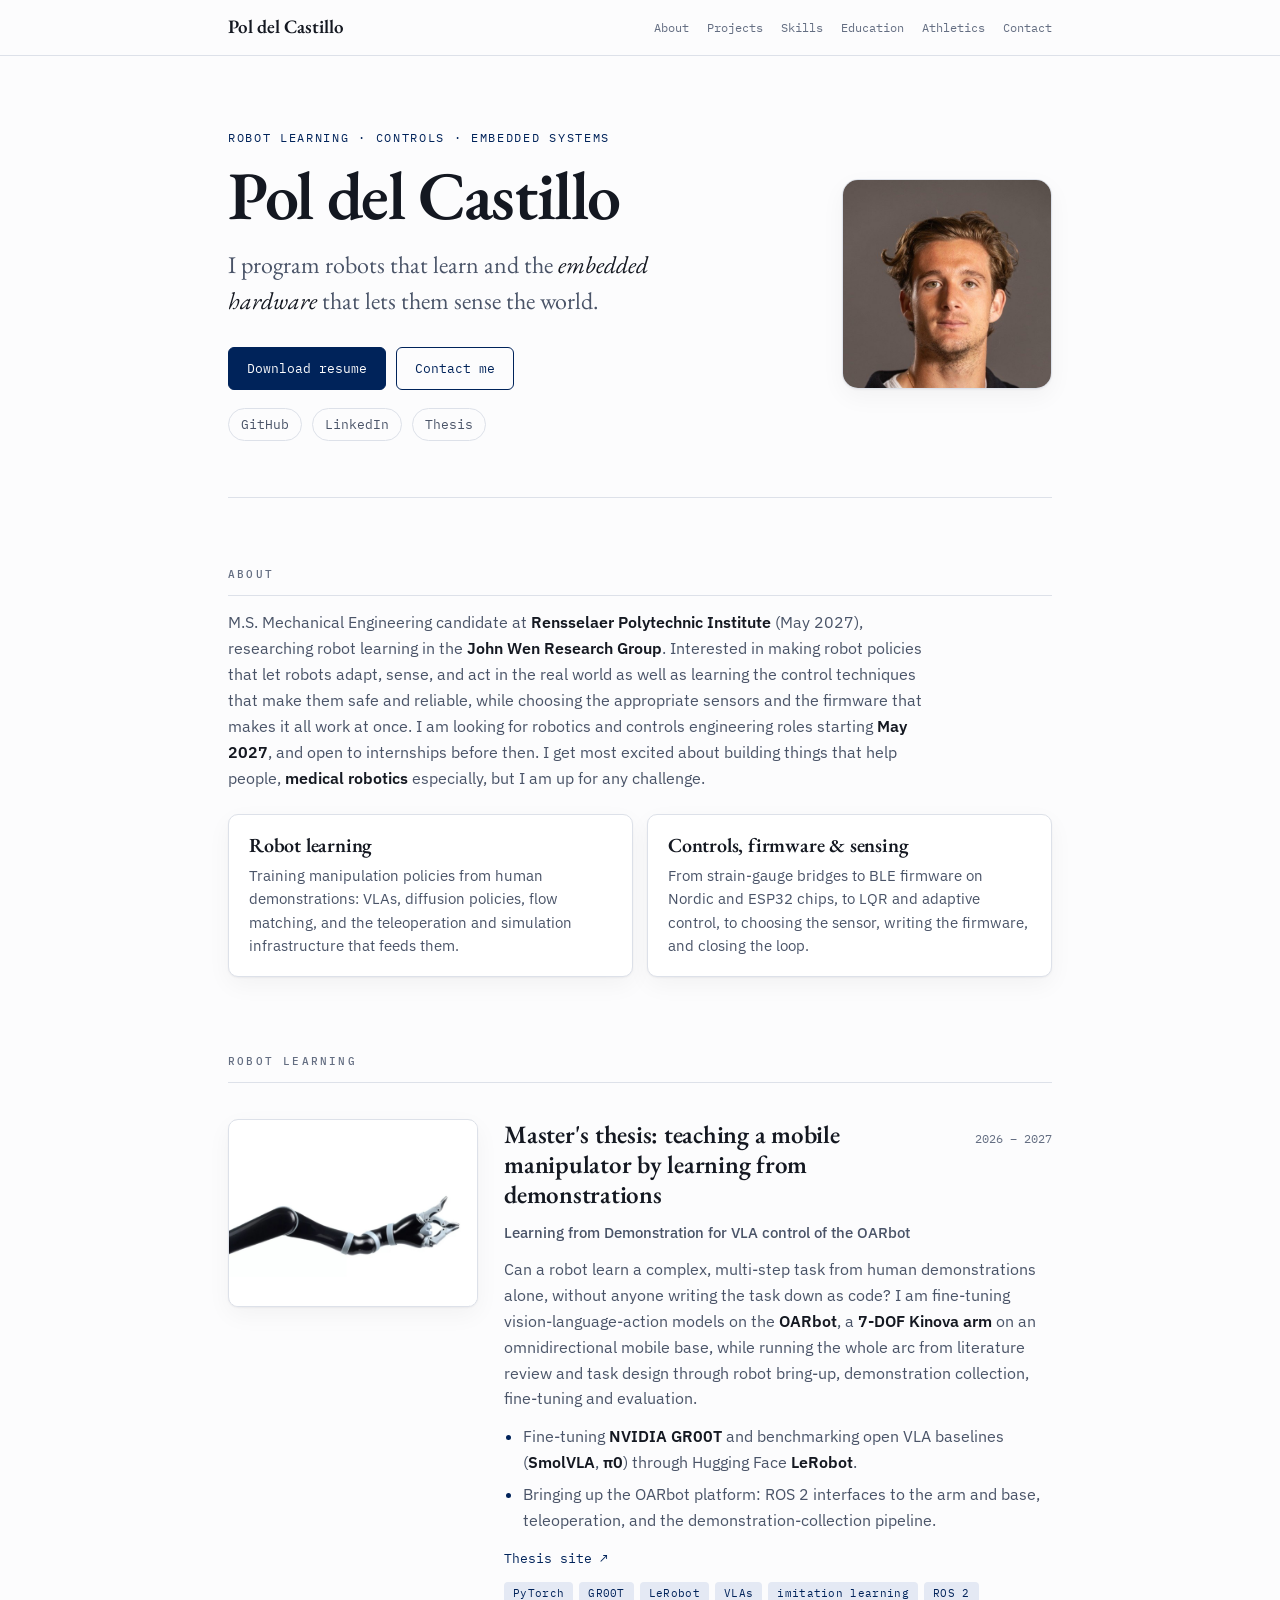
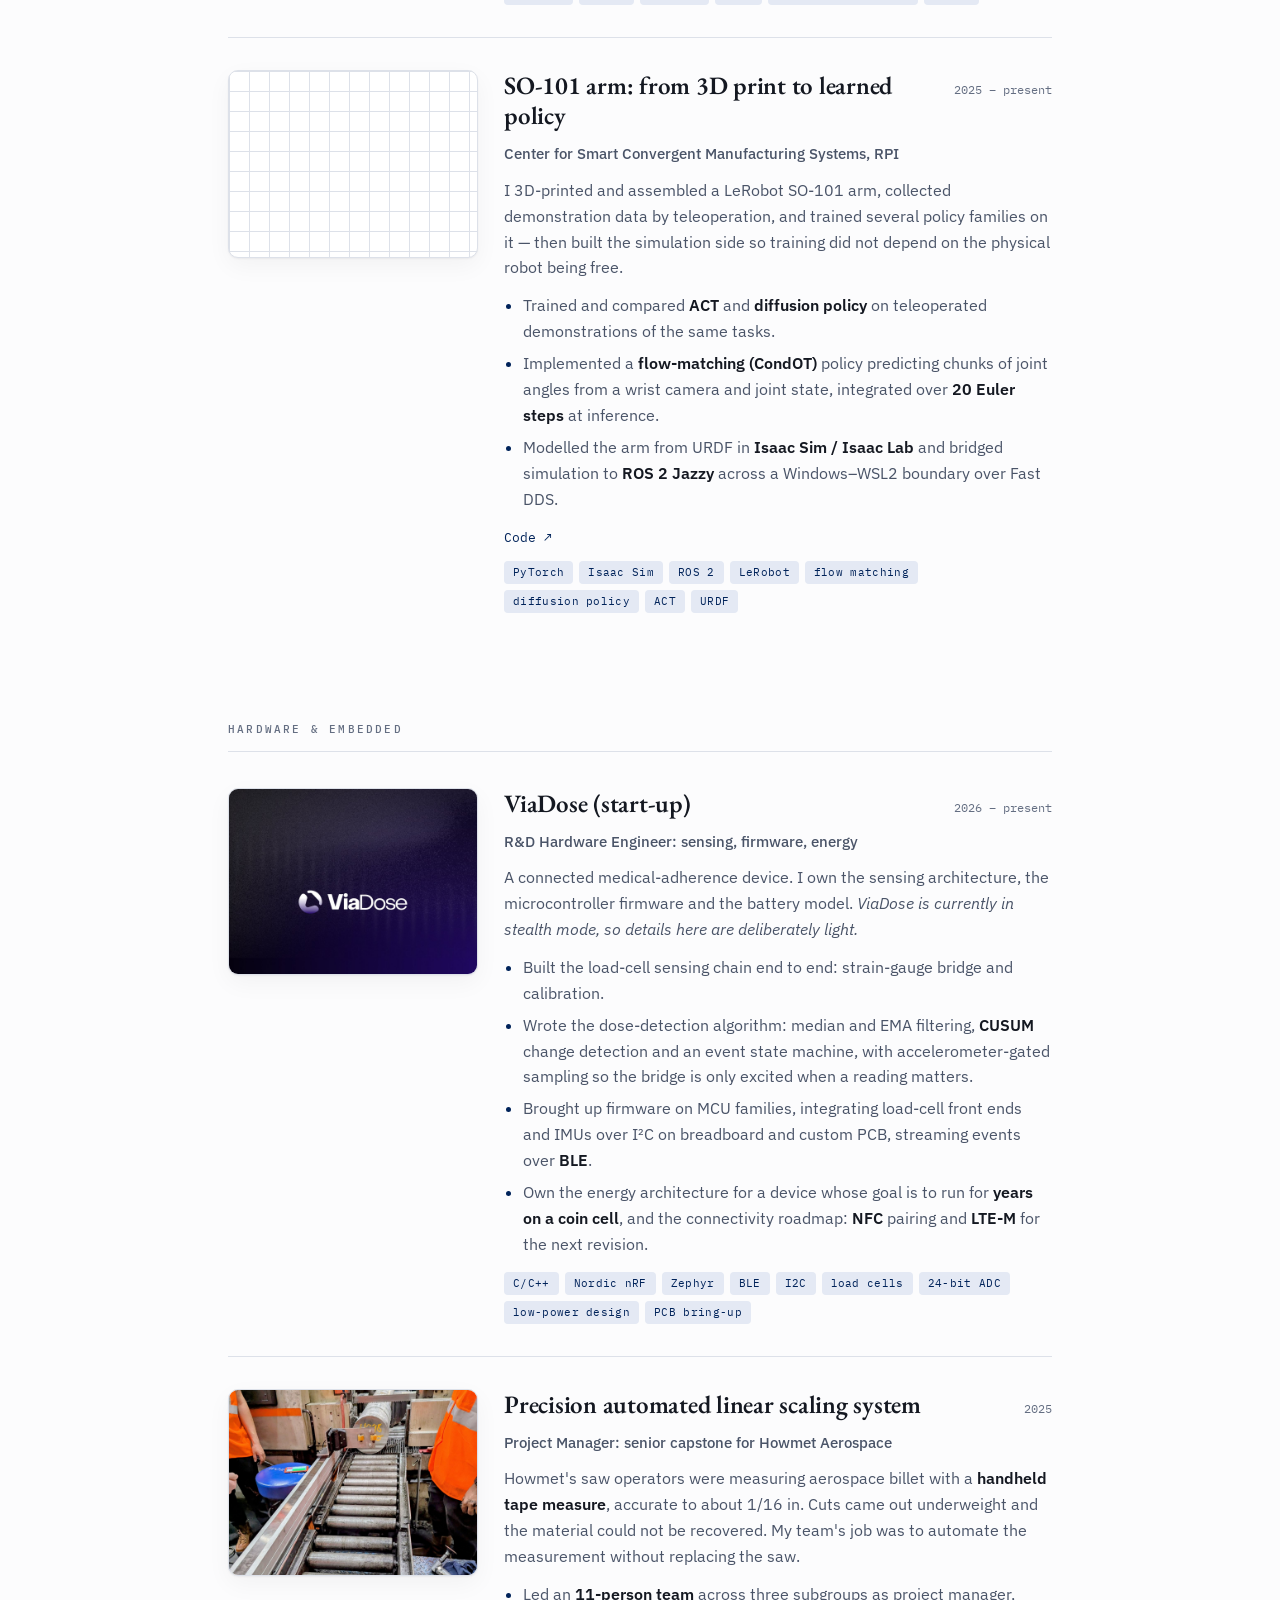
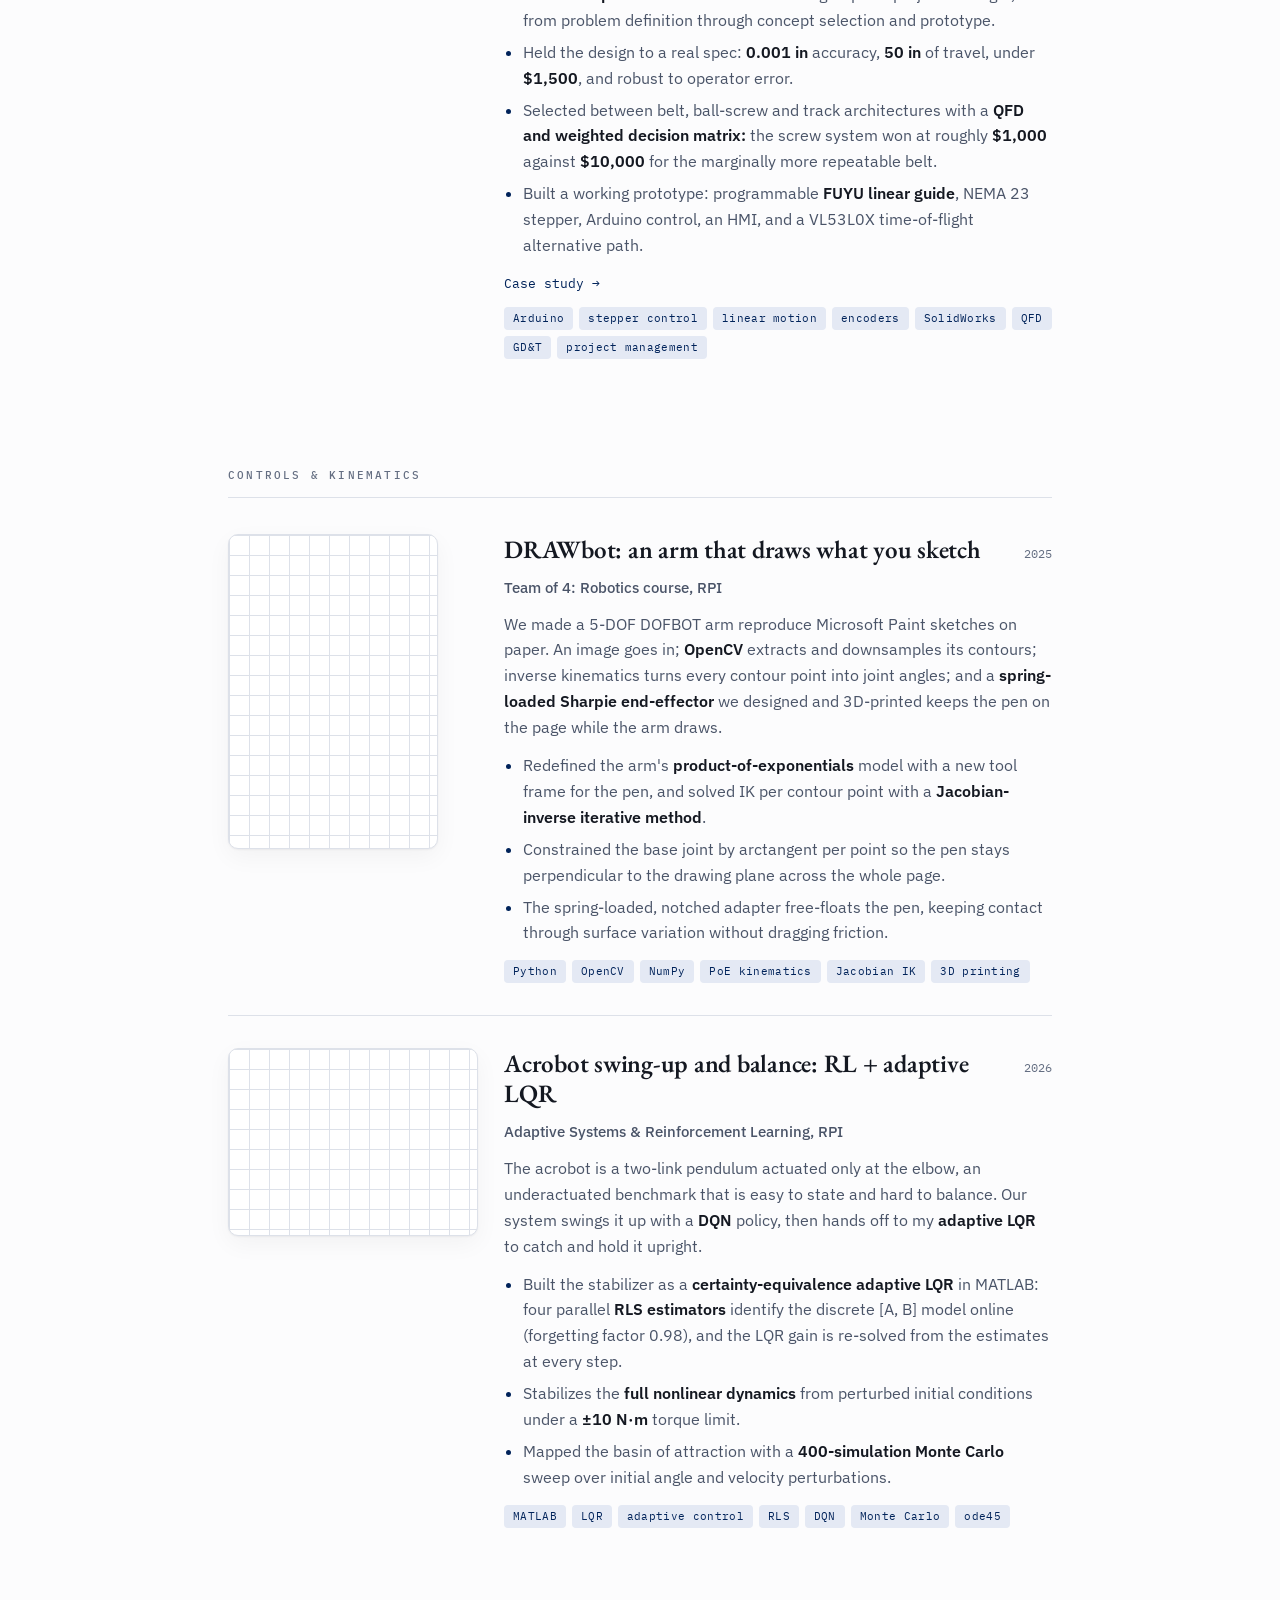
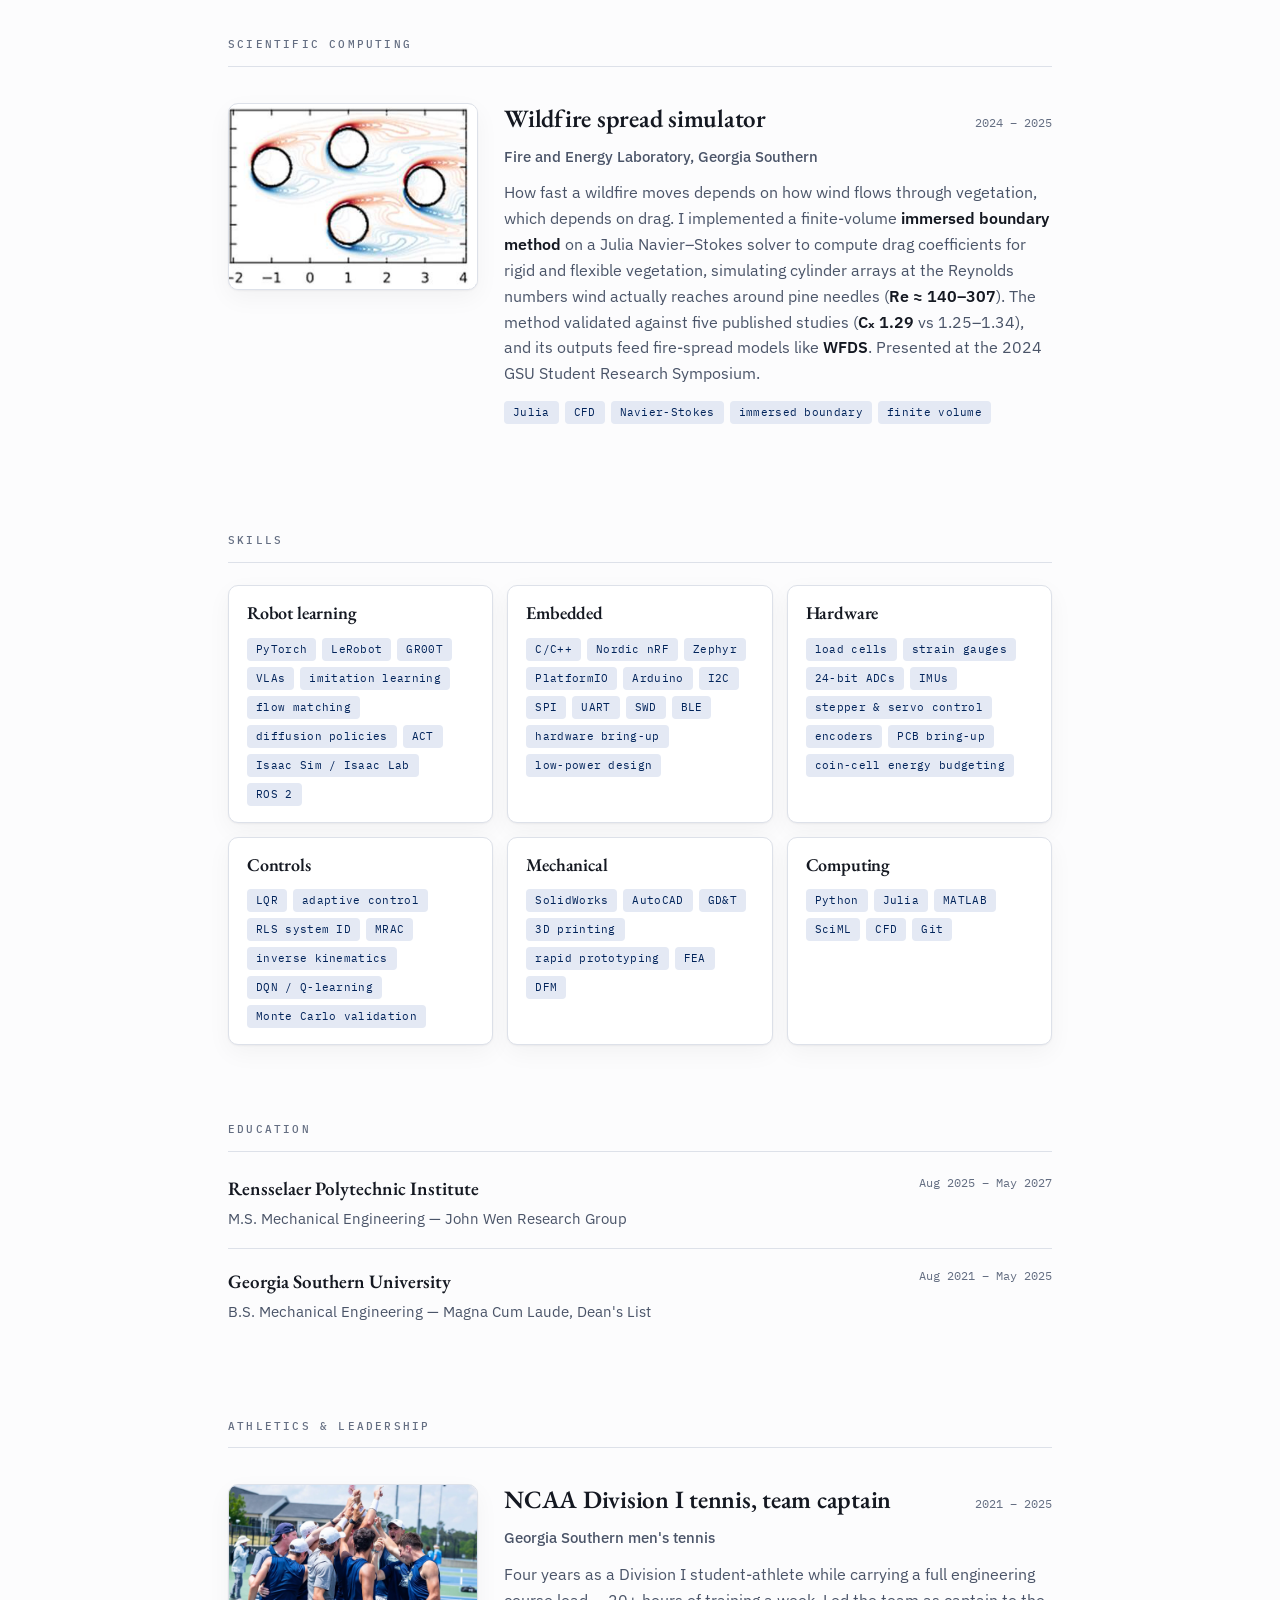
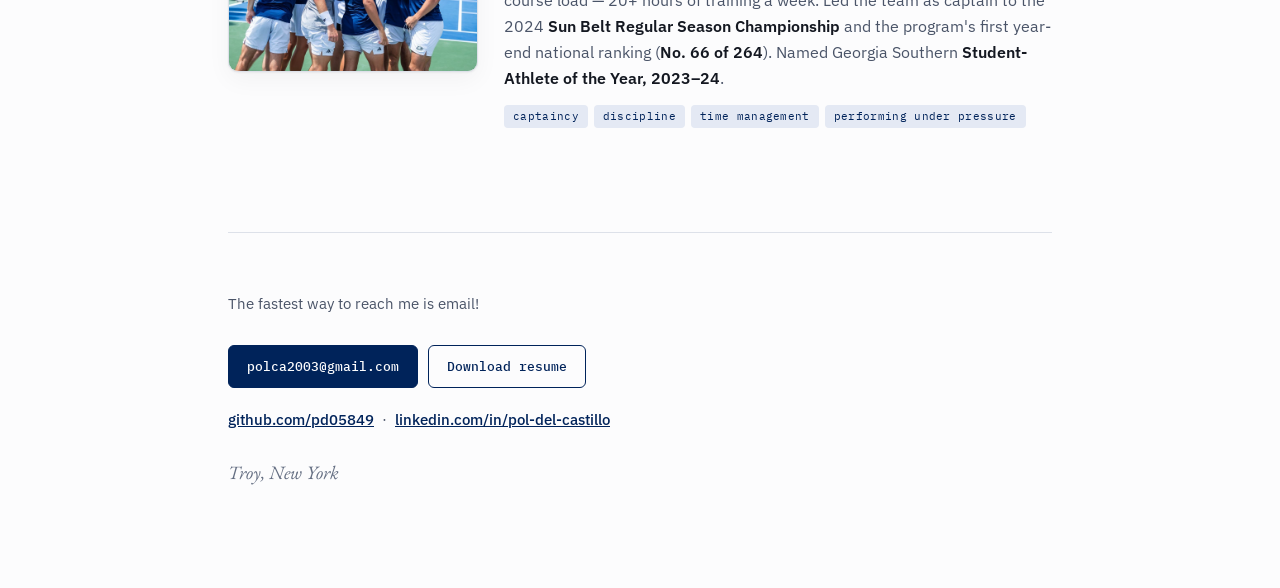
<file: index.html>
<!DOCTYPE html>
<html lang="en">
<head>
<meta charset="UTF-8">
<meta name="viewport" content="width=device-width, initial-scale=1.0">
<title>Pol del Castillo</title>
<meta name="description" content="Pol del Castillo — M.S. Mechanical Engineering candidate at RPI working on robot learning: VLAs, imitation learning, and the controls, firmware and sensing that make robots work in the real world.">
<meta property="og:title" content="Pol del Castillo">
<meta property="og:description" content="Robot learning, controls and embedded hardware — M.S. Mechanical Engineering candidate at RPI.">
<meta property="og:type" content="website">
<!-- Once the site is live, add a social preview image (1200x630) to assets/img/ and uncomment:
<meta property="og:image" content="https://pd05849.github.io/assets/img/og.png"> -->
<link rel="icon" href="data:image/svg+xml,%3Csvg xmlns='http://www.w3.org/2000/svg' viewBox='0 0 32 32'%3E%3Cpath d='M6 26 L14 16 L22 18 L27 8' stroke='%2300235A' stroke-width='3.5' fill='none' stroke-linecap='round' stroke-linejoin='round'/%3E%3Ccircle cx='6' cy='26' r='3.5' fill='%2300235A'/%3E%3Ccircle cx='27' cy='8' r='3' fill='%238FB0E8'/%3E%3C/svg%3E">
<link rel="preconnect" href="https://fonts.googleapis.com">
<link rel="preconnect" href="https://fonts.gstatic.com" crossorigin>
<link rel="stylesheet" href="https://fonts.googleapis.com/css2?family=EB+Garamond:ital,wght@0,400;0,500;0,600;1,400&family=IBM+Plex+Mono:wght@400;500&family=IBM+Plex+Sans:wght@400;500;600&display=swap">
<link rel="stylesheet" href="css/style.css">
</head>
<body>

<nav class="topnav">
  <div class="bar">
    <a class="wordmark" href="#top">Pol del Castillo</a>
    <div class="navlinks">
      <a href="#about">About</a>
      <a href="#robot-learning">Projects</a>
      <a href="#skills">Skills</a>
      <a href="#education">Education</a>
      <a href="#athletics">Athletics</a>
      <a href="#contact">Contact</a>
    </div>
  </div>
</nav>

<div class="wrap" id="top">

<!-- ================= HERO ================= -->
<header class="hero">
  <div class="hero-grid">
    <div>
      <p class="kicker">Robot learning · Controls · Embedded systems</p>
      <h1>Pol del Castillo</h1>
      <p class="lede">I program robots that learn and the <em>embedded hardware</em> that lets them sense the world.</p>
      <div class="btns">
        <a class="btn solid" href="assets/Pol_del_Castillo_Resume.pdf" download>Download resume</a>
        <a class="btn" href="#contact">Contact me</a>
      </div>
      <div class="links">
        <a href="https://github.com/pd05849">GitHub</a>
        <a href="https://www.linkedin.com/in/pol-del-castillo">LinkedIn</a>
        <a href="https://pd05849.github.io/MS-Thesis">Thesis</a>
      </div>
    </div>
    <div class="portrait"><img src="assets/img/headshot.jpg" alt="Pol del Castillo"></div>
  </div>
</header>

<!-- ================= ABOUT ================= -->
<section class="about reveal" id="about">
  <h2>About</h2>
  <p>M.S. Mechanical Engineering candidate at <b>Rensselaer Polytechnic Institute</b>
    (May 2027), researching robot learning in the <b>John Wen Research Group</b>.
    Interested in making robot policies that let robots adapt, sense, and act in the real
    world as well as learning the control techniques that make them safe and reliable,
    while choosing the appropriate sensors and the firmware that makes it all work at
    once. I am looking for robotics and controls engineering roles starting
    <b>May 2027</b>, and open to internships before then. I get most excited about
    building things that help people, <b>medical robotics</b> especially, but I am up
    for any challenge.</p>
  <div class="duo">
    <div class="card">
      <h3>Robot learning</h3>
      <p>Training manipulation policies from human demonstrations: VLAs, diffusion
        policies, flow matching, and the teleoperation and simulation infrastructure
        that feeds them.</p>
    </div>
    <div class="card">
      <h3>Controls, firmware &amp; sensing</h3>
      <p>From strain-gauge bridges to BLE firmware on Nordic and ESP32 chips, to LQR
        and adaptive control, to choosing the sensor, writing the firmware, and closing
        the loop.</p>
    </div>
  </div>
</section>

<!-- ================= PROJECTS =================
     Each entry: thumbnail left, text right. To fill a thumb, replace the
     placeholder span with an <img> or a muted looping <video>.           -->
<section id="robot-learning">
  <h2>Robot learning</h2>

  <div class="entry reveal">
    <div class="thumb"><img src="assets/img/kinova.jpg" alt="Kinova JACO arm with a three-finger gripper, the manipulator on the OARbot"></div>
    <div class="entry-text">
      <div class="ihead">
        <h3>Master's thesis: teaching a mobile manipulator by learning from demonstrations</h3>
        <span class="where">2026 &ndash; 2027</span>
      </div>
      <p class="role">Learning from Demonstration for VLA control of the OARbot</p>
      <p>Can a robot learn a complex, multi-step task from human demonstrations alone,
        without anyone writing the task down as code? I am fine-tuning
        vision-language-action models on the <b>OARbot</b>, a <b>7-DOF Kinova arm</b> on
        an omnidirectional mobile base, while running the whole arc from literature
        review and task design through robot bring-up, demonstration collection,
        fine-tuning and evaluation.</p>
      <ul>
        <li>Fine-tuning <b>NVIDIA GR00T</b> and benchmarking open VLA baselines
          (<b>SmolVLA</b>, <b>&pi;0</b>) through Hugging Face <b>LeRobot</b>.</li>
        <li>Bringing up the OARbot platform: ROS 2 interfaces to the arm and base,
          teleoperation, and the demonstration-collection pipeline.</li>
      </ul>
      <div class="entry-links">
        <a href="https://pd05849.github.io/MS-Thesis">Thesis site &nearr;</a>
      </div>
      <div class="tech"><span>PyTorch</span><span>GR00T</span><span>LeRobot</span><span>VLAs</span>
        <span>imitation learning</span><span>ROS 2</span></div>
    </div>
  </div>

  <div class="entry reveal">
    <div class="thumb"><video src="assets/img/so101.mp4" autoplay muted loop playsinline></video></div>
    <div class="entry-text">
      <div class="ihead">
        <h3>SO-101 arm: from 3D print to learned policy</h3>
        <span class="where">2025 &ndash; present</span>
      </div>
      <p class="role">Center for Smart Convergent Manufacturing Systems, RPI</p>
      <p>I 3D-printed and assembled a LeRobot SO-101 arm, collected demonstration data by
        teleoperation, and trained several policy families on it &mdash; then built the
        simulation side so training did not depend on the physical robot being free.</p>
      <ul>
        <li>Trained and compared <b>ACT</b> and <b>diffusion policy</b> on teleoperated
          demonstrations of the same tasks.</li>
        <li>Implemented a <b>flow-matching (CondOT)</b> policy predicting chunks of joint
          angles from a wrist camera and joint state, integrated over <b>20 Euler steps</b>
          at inference.</li>
        <li>Modelled the arm from URDF in <b>Isaac Sim / Isaac Lab</b> and bridged simulation
          to <b>ROS 2 Jazzy</b> across a Windows&ndash;WSL2 boundary over Fast DDS.</li>
      </ul>
      <div class="entry-links">
        <a href="https://github.com/pd05849/lerobot-imitation-learning">Code &nearr;</a>
        <!-- <a href="projects/so101.html">Case study &rarr;</a> -->
        <!-- <a href="https://youtu.be/VIDEO">Video &nearr;</a> -->
      </div>
      <div class="tech"><span>PyTorch</span><span>Isaac Sim</span><span>ROS 2</span><span>LeRobot</span>
        <span>flow matching</span><span>diffusion policy</span><span>ACT</span><span>URDF</span></div>
    </div>
  </div>
</section>

<section id="hardware">
  <h2>Hardware &amp; embedded</h2>

  <div class="entry reveal">
    <div class="thumb"><img src="assets/img/viadose-logo.jpg" alt="ViaDose logomark"></div>
    <div class="entry-text">
      <div class="ihead">
        <h3>ViaDose (start-up)</h3>
        <span class="where">2026 &ndash; present</span>
      </div>
      <p class="role">R&amp;D Hardware Engineer: sensing, firmware, energy</p>
      <p>A connected medical-adherence device. I own the sensing architecture, the
        microcontroller firmware and the battery model. <i>ViaDose is currently in
        stealth mode, so details here are deliberately light.</i></p>
      <ul>
        <li>Built the load-cell sensing chain end to end: strain-gauge bridge and
          calibration.</li>
        <li>Wrote the dose-detection algorithm: median and EMA filtering, <b>CUSUM</b>
          change detection and an event state machine, with accelerometer-gated sampling
          so the bridge is only excited when a reading matters.</li>
        <li>Brought up firmware on MCU families, integrating load-cell front ends
          and IMUs over I&sup2;C on breadboard and custom PCB, streaming events over
          <b>BLE</b>.</li>
        <li>Own the energy architecture for a device whose goal is to run for <b>years on
          a coin cell</b>, and the connectivity roadmap: <b>NFC</b> pairing and
          <b>LTE-M</b> for the next revision.</li>
      </ul>
      <div class="tech"><span>C/C++</span><span>Nordic nRF</span><span>Zephyr</span><span>BLE</span>
        <span>I2C</span><span>load cells</span><span>24-bit ADC</span><span>low-power design</span>
        <span>PCB bring-up</span></div>
    </div>
  </div>

  <div class="entry reveal">
    <div class="thumb"><img src="assets/img/howmet.jpg" alt="Linear-scale measuring system installed on Howmet's production conveyor, gauge arm against an aerospace billet"></div>
    <div class="entry-text">
      <div class="ihead">
        <h3>Precision automated linear scaling system</h3>
        <span class="where">2025</span>
      </div>
      <p class="role">Project Manager: senior capstone for Howmet Aerospace</p>
      <p>Howmet's saw operators were measuring aerospace billet with a <b>handheld tape
        measure</b>, accurate to about 1/16 in. Cuts came out underweight and the material
        could not be recovered. My team's job was to automate the measurement without
        replacing the saw.</p>
      <ul>
        <li>Led an <b>11-person team</b> across three subgroups as project manager, from
          problem definition through concept selection and prototype.</li>
        <li>Held the design to a real spec: <b>0.001 in</b> accuracy, <b>50 in</b> of
          travel, under <b>$1,500</b>, and robust to operator error.</li>
        <li>Selected between belt, ball-screw and track architectures with a <b>QFD and
          weighted decision matrix:</b> the screw system won at roughly <b>$1,000</b>
          against <b>$10,000</b> for the marginally more repeatable belt.</li>
        <li>Built a working prototype: programmable <b>FUYU linear guide</b>, NEMA 23
          stepper, Arduino control, an HMI, and a VL53L0X time-of-flight alternative path.</li>
      </ul>
      <div class="entry-links">
        <a href="projects/howmet.html">Case study &rarr;</a>
      </div>
      <div class="tech"><span>Arduino</span><span>stepper control</span><span>linear motion</span>
        <span>encoders</span><span>SolidWorks</span><span>QFD</span><span>GD&amp;T</span>
        <span>project management</span></div>
    </div>
  </div>
</section>

<section id="controls">
  <h2>Controls &amp; kinematics</h2>

  <div class="entry reveal">
    <div class="thumb portrait"><video src="assets/img/drawbot.mp4" autoplay muted loop playsinline></video></div>
    <div class="entry-text">
      <div class="ihead">
        <h3>DRAWbot: an arm that draws what you sketch</h3>
        <span class="where">2025</span>
      </div>
      <p class="role">Team of 4: Robotics course, RPI</p>
      <p>We made a 5-DOF DOFBOT arm reproduce Microsoft Paint sketches on paper. An image
        goes in; <b>OpenCV</b> extracts and downsamples its contours; inverse kinematics
        turns every contour point into joint angles; and a <b>spring-loaded Sharpie
        end-effector</b> we designed and 3D-printed keeps the pen on the page while the arm
        draws.</p>
      <ul>
        <li>Redefined the arm's <b>product-of-exponentials</b> model with a new tool frame
          for the pen, and solved IK per contour point with a <b>Jacobian-inverse iterative
          method</b>.</li>
        <li>Constrained the base joint by arctangent per point so the pen stays
          perpendicular to the drawing plane across the whole page.</li>
        <li>The spring-loaded, notched adapter free-floats the pen, keeping contact
          through surface variation without dragging friction.</li>
      </ul>
      <div class="tech"><span>Python</span><span>OpenCV</span><span>NumPy</span>
        <span>PoE kinematics</span><span>Jacobian IK</span><span>3D printing</span></div>
    </div>
  </div>

  <div class="entry reveal">
    <div class="thumb"><video src="assets/img/acrobot.mp4" autoplay muted loop playsinline></video></div>
    <div class="entry-text">
      <div class="ihead">
        <h3>Acrobot swing-up and balance: RL + adaptive LQR</h3>
        <span class="where">2026</span>
      </div>
      <p class="role">Adaptive Systems &amp; Reinforcement Learning, RPI</p>
      <p>The acrobot is a two-link pendulum actuated only at the elbow, an
        underactuated benchmark that is easy to state and hard to balance. Our system swings
        it up with a <b>DQN</b> policy, then hands off to my <b>adaptive LQR</b> to catch
        and hold it upright.</p>
      <ul>
        <li>Built the stabilizer as a <b>certainty-equivalence adaptive LQR</b> in MATLAB:
          four parallel <b>RLS estimators</b> identify the discrete [A,&nbsp;B] model online
          (forgetting factor 0.98), and the LQR gain is re-solved from the estimates at
          every step.</li>
        <li>Stabilizes the <b>full nonlinear dynamics</b> from perturbed initial conditions
          under a <b>&plusmn;10 N&middot;m</b> torque limit.</li>
        <li>Mapped the basin of attraction with a <b>400-simulation Monte Carlo</b> sweep
          over initial angle and velocity perturbations.</li>
      </ul>
      <div class="tech"><span>MATLAB</span><span>LQR</span><span>adaptive control</span>
        <span>RLS</span><span>DQN</span><span>Monte Carlo</span><span>ode45</span></div>
    </div>
  </div>
</section>

<section id="computing">
  <h2>Scientific computing</h2>

  <div class="entry reveal">
    <div class="thumb"><img src="assets/img/wildfire.png" alt="Vorticity contours of cross flow through a staggered array of cylinders, computed with the immersed boundary method"></div>
    <div class="entry-text">
      <div class="ihead">
        <h3>Wildfire spread simulator</h3>
        <span class="where">2024 &ndash; 2025</span>
      </div>
      <p class="role">Fire and Energy Laboratory, Georgia Southern</p>
      <p>How fast a wildfire moves depends on how wind flows through vegetation, which
        depends on drag. I implemented a finite-volume <b>immersed boundary method</b> on a
        Julia Navier&ndash;Stokes solver to compute drag coefficients for rigid and flexible
        vegetation, simulating cylinder arrays at the Reynolds numbers wind actually reaches
        around pine needles (<b>Re &asymp; 140&ndash;307</b>). The method validated against
        five published studies (<b>C&#8339; 1.29</b> vs 1.25&ndash;1.34), and its outputs feed
        fire-spread models like <b>WFDS</b>. Presented at the 2024 GSU Student Research
        Symposium.</p>
      <div class="tech"><span>Julia</span><span>CFD</span><span>Navier-Stokes</span>
        <span>immersed boundary</span><span>finite volume</span></div>
    </div>
  </div>
</section>

<!-- ================= SKILLS ================= -->
<section id="skills">
  <h2>Skills</h2>
  <div class="skills-grid reveal">
    <div class="skill-group">
      <h3>Robot learning</h3>
      <div class="tech"><span>PyTorch</span><span>LeRobot</span><span>GR00T</span><span>VLAs</span>
        <span>imitation learning</span><span>flow matching</span><span>diffusion policies</span>
        <span>ACT</span><span>Isaac Sim / Isaac Lab</span><span>ROS 2</span></div>
    </div>
    <div class="skill-group">
      <h3>Embedded</h3>
      <div class="tech"><span>C/C++</span><span>Nordic nRF</span><span>Zephyr</span>
        <span>PlatformIO</span><span>Arduino</span><span>I2C</span><span>SPI</span><span>UART</span>
        <span>SWD</span><span>BLE</span><span>hardware bring-up</span><span>low-power design</span></div>
    </div>
    <div class="skill-group">
      <h3>Hardware</h3>
      <div class="tech"><span>load cells</span><span>strain gauges</span><span>24-bit ADCs</span>
        <span>IMUs</span><span>stepper &amp; servo control</span><span>encoders</span>
        <span>PCB bring-up</span><span>coin-cell energy budgeting</span></div>
    </div>
    <div class="skill-group">
      <h3>Controls</h3>
      <div class="tech"><span>LQR</span><span>adaptive control</span><span>RLS system ID</span>
        <span>MRAC</span><span>inverse kinematics</span><span>DQN / Q-learning</span>
        <span>Monte Carlo validation</span></div>
    </div>
    <div class="skill-group">
      <h3>Mechanical</h3>
      <div class="tech"><span>SolidWorks</span><span>AutoCAD</span><span>GD&amp;T</span>
        <span>3D printing</span><span>rapid prototyping</span><span>FEA</span><span>DFM</span></div>
    </div>
    <div class="skill-group">
      <h3>Computing</h3>
      <div class="tech"><span>Python</span><span>Julia</span><span>MATLAB</span><span>SciML</span>
        <span>CFD</span><span>Git</span></div>
    </div>
  </div>
</section>

<!-- ================= EDUCATION ================= -->
<section id="education">
  <h2>Education</h2>
  <div class="edu reveal">
    <div>
      <strong>Rensselaer Polytechnic Institute</strong>
      <div class="sub">M.S. Mechanical Engineering &mdash; John Wen Research Group</div>
    </div>
    <span class="d">Aug 2025 &ndash; May 2027</span>
  </div>
  <div class="edu reveal">
    <div>
      <strong>Georgia Southern University</strong>
      <div class="sub">B.S. Mechanical Engineering &mdash; Magna Cum Laude, Dean's List</div>
    </div>
    <span class="d">Aug 2021 &ndash; May 2025</span>
  </div>
</section>

<!-- ================= ATHLETICS ================= -->
<section id="athletics">
  <h2>Athletics &amp; leadership</h2>
  <div class="entry reveal">
    <div class="thumb"><img src="assets/img/tennis.jpg" alt="The Georgia Southern men's tennis team celebrating in a huddle on court"></div>
    <div class="entry-text">
      <div class="ihead">
        <h3>NCAA Division I tennis, team captain</h3>
        <span class="where">2021 &ndash; 2025</span>
      </div>
      <p class="role">Georgia Southern men's tennis</p>
      <p>Four years as a Division I student-athlete while carrying a full engineering course
        load &mdash; 20+ hours of training a week. Led the team as captain to the 2024
        <b>Sun Belt Regular Season Championship</b> and the program's first year-end national
        ranking (<b>No. 66 of 264</b>). Named Georgia Southern
        <b>Student-Athlete of the Year, 2023&ndash;24</b>.</p>
      <div class="tech"><span>captaincy</span><span>discipline</span><span>time management</span>
        <span>performing under pressure</span></div>
    </div>
  </div>
</section>

<!-- ================= CONTACT ================= -->
<footer id="contact">
  <p>The fastest way to reach me is email!</p>
  <div class="btns">
    <a class="btn solid" href="mailto:polca2003@gmail.com">polca2003@gmail.com</a>
    <a class="btn" href="assets/Pol_del_Castillo_Resume.pdf" download>Download resume</a>
  </div>
  <p style="margin-top:20px">
    <a href="https://github.com/pd05849">github.com/pd05849</a> &nbsp;&middot;&nbsp;
    <a href="https://www.linkedin.com/in/pol-del-castillo">linkedin.com/in/pol-del-castillo</a>
  </p>
  <p class="sig">Troy, New York</p>
</footer>

</div>

<script>
document.documentElement.classList.add('js');
const io = new IntersectionObserver((es) => {
  es.forEach(e => { if (e.isIntersecting) { e.target.classList.add('in'); io.unobserve(e.target); } });
}, { rootMargin: '0px 0px -8% 0px' });
document.querySelectorAll('.reveal').forEach(el => {
  // anything already in the first viewport shows immediately; the rest reveal on scroll
  if (el.getBoundingClientRect().top < window.innerHeight) el.classList.add('in');
  else io.observe(el);
});
// failsafe: never leave content invisible if the observer never fires
setTimeout(() => document.querySelectorAll('.reveal:not(.in)').forEach(el => el.classList.add('in')), 1500);

</script>

</body>
</html>
</file>
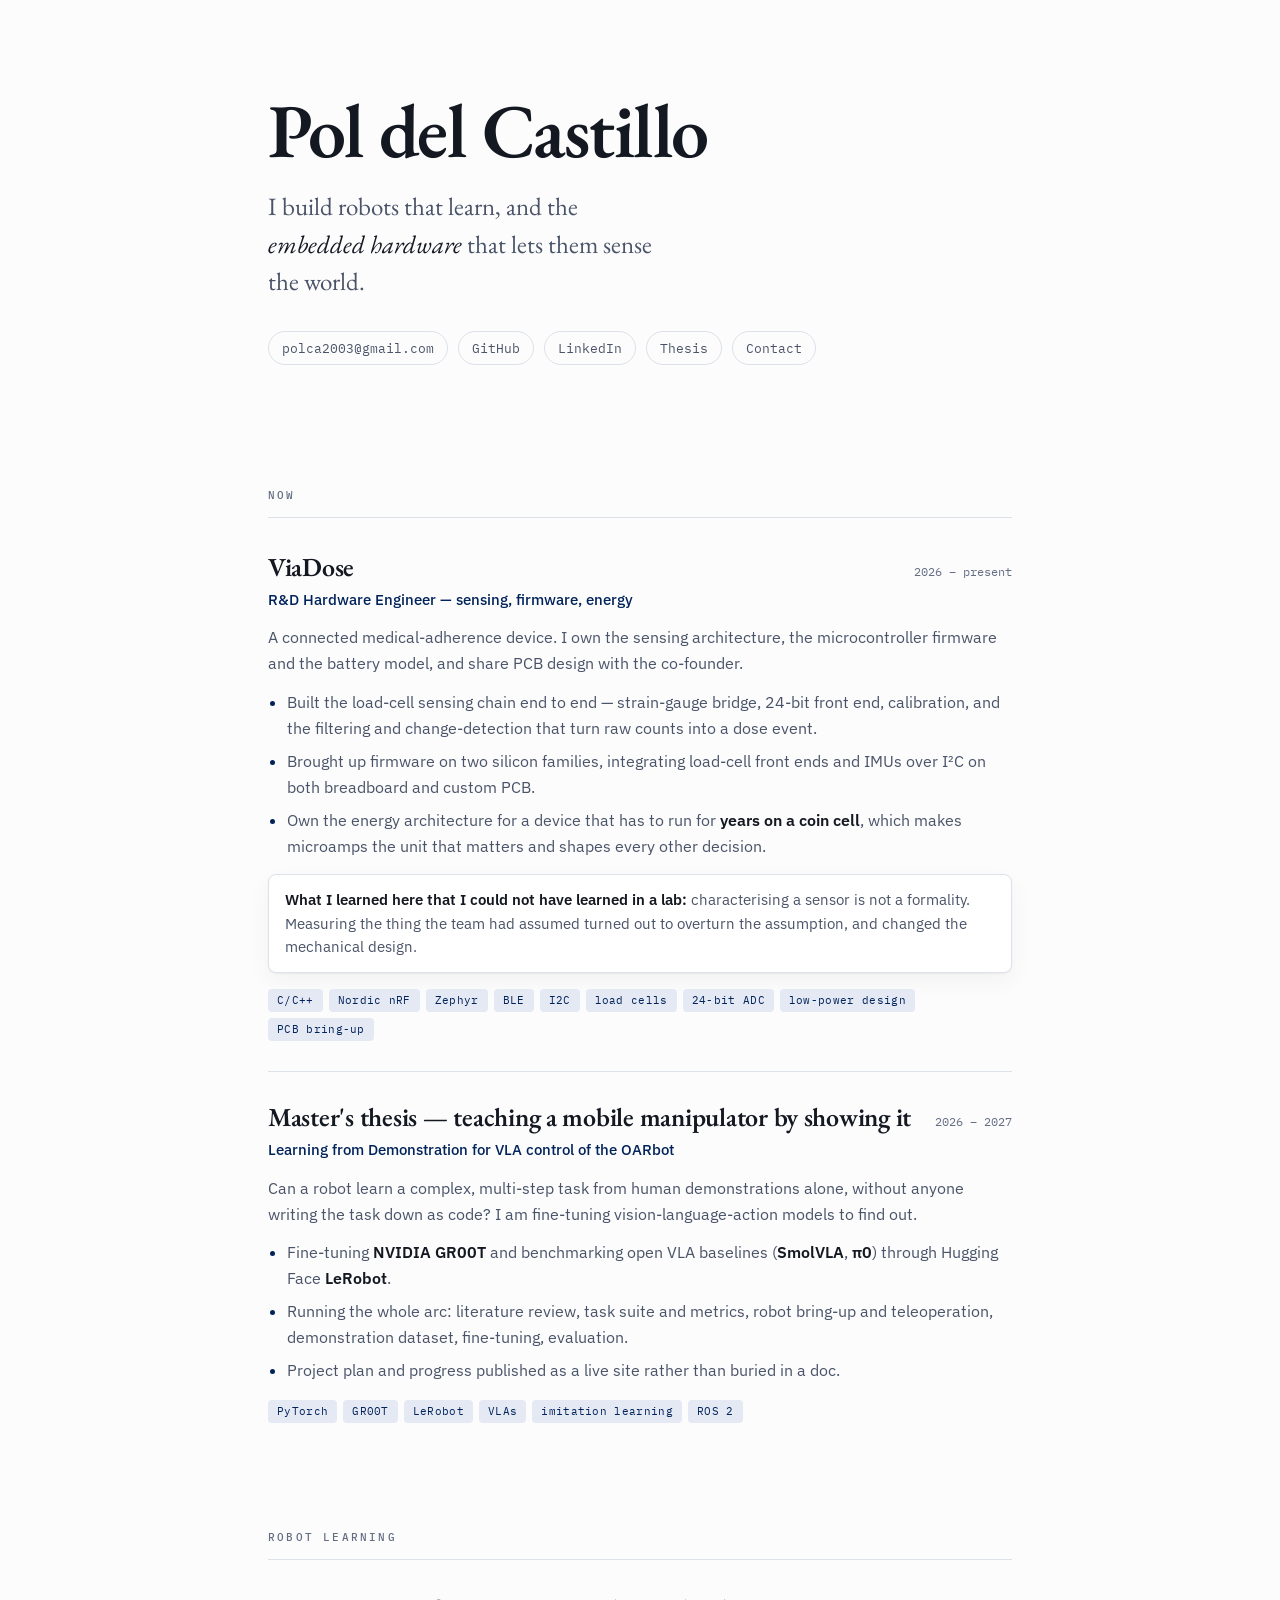
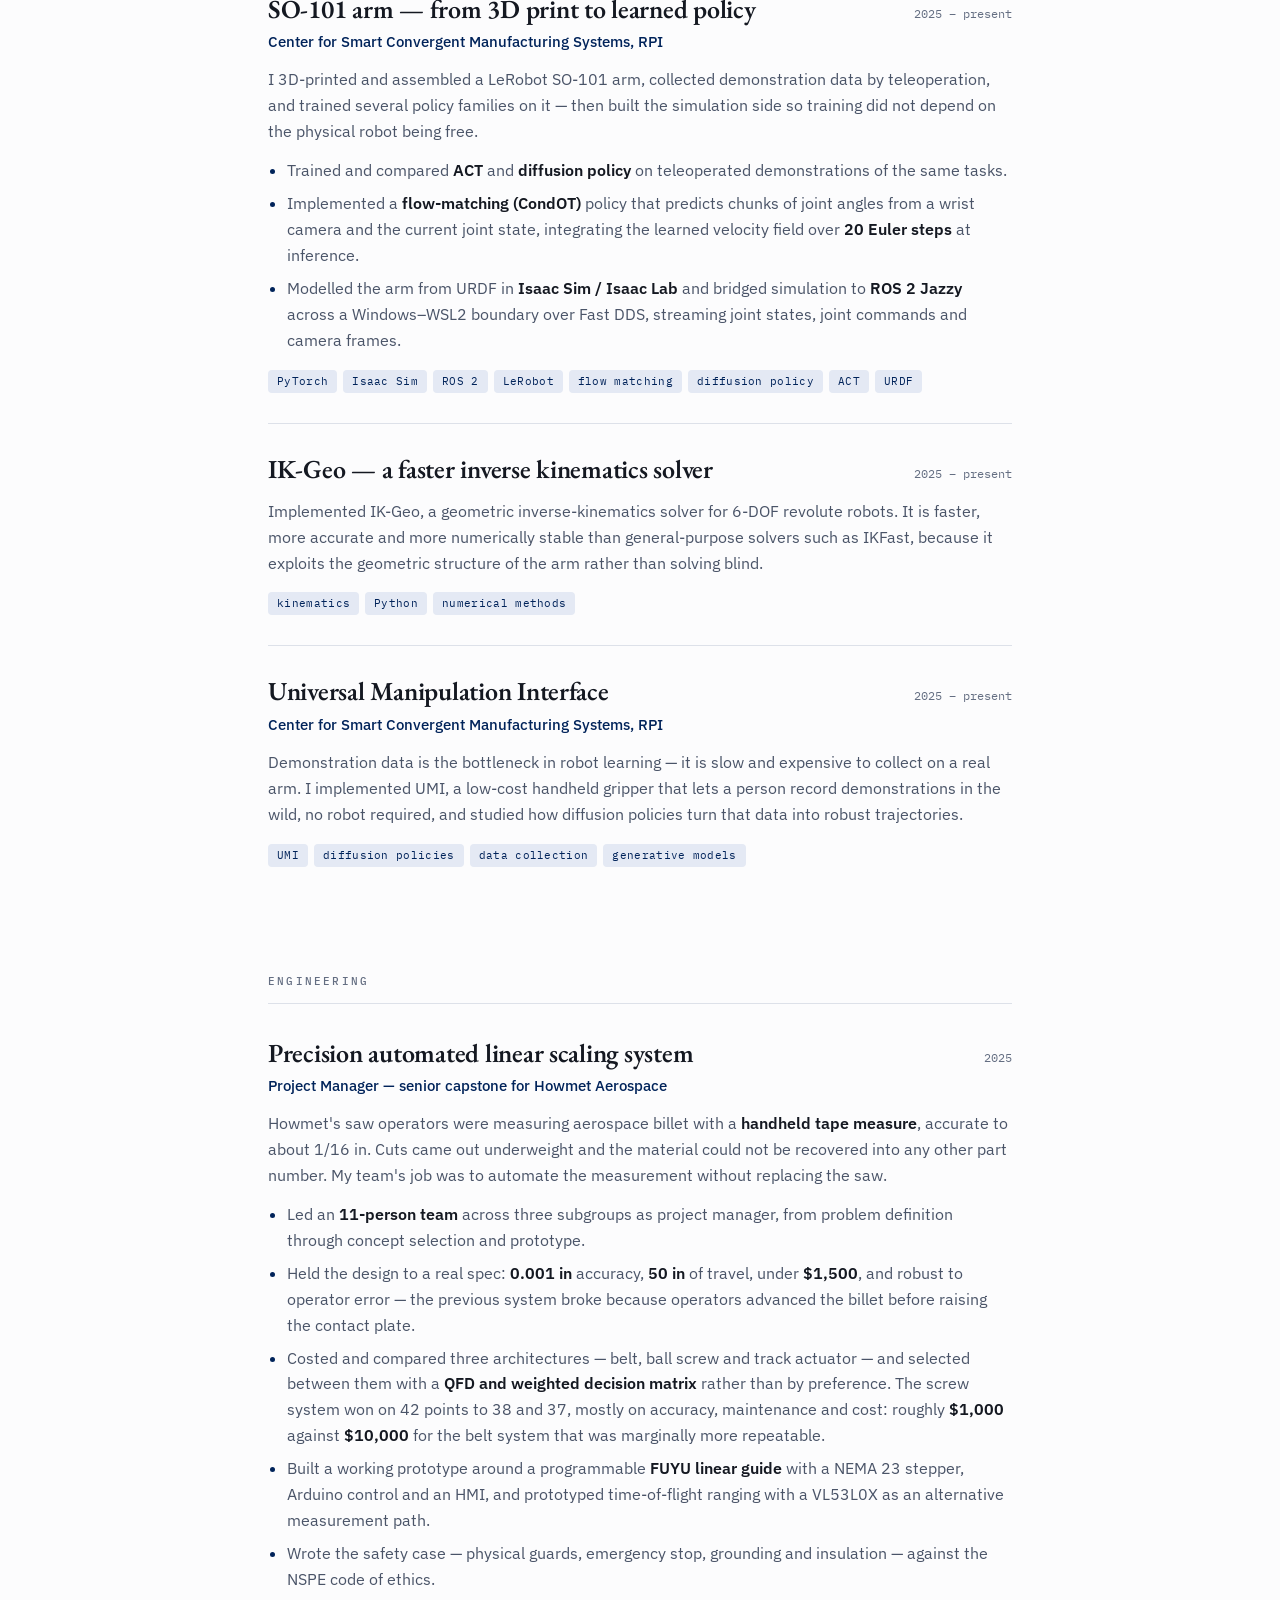
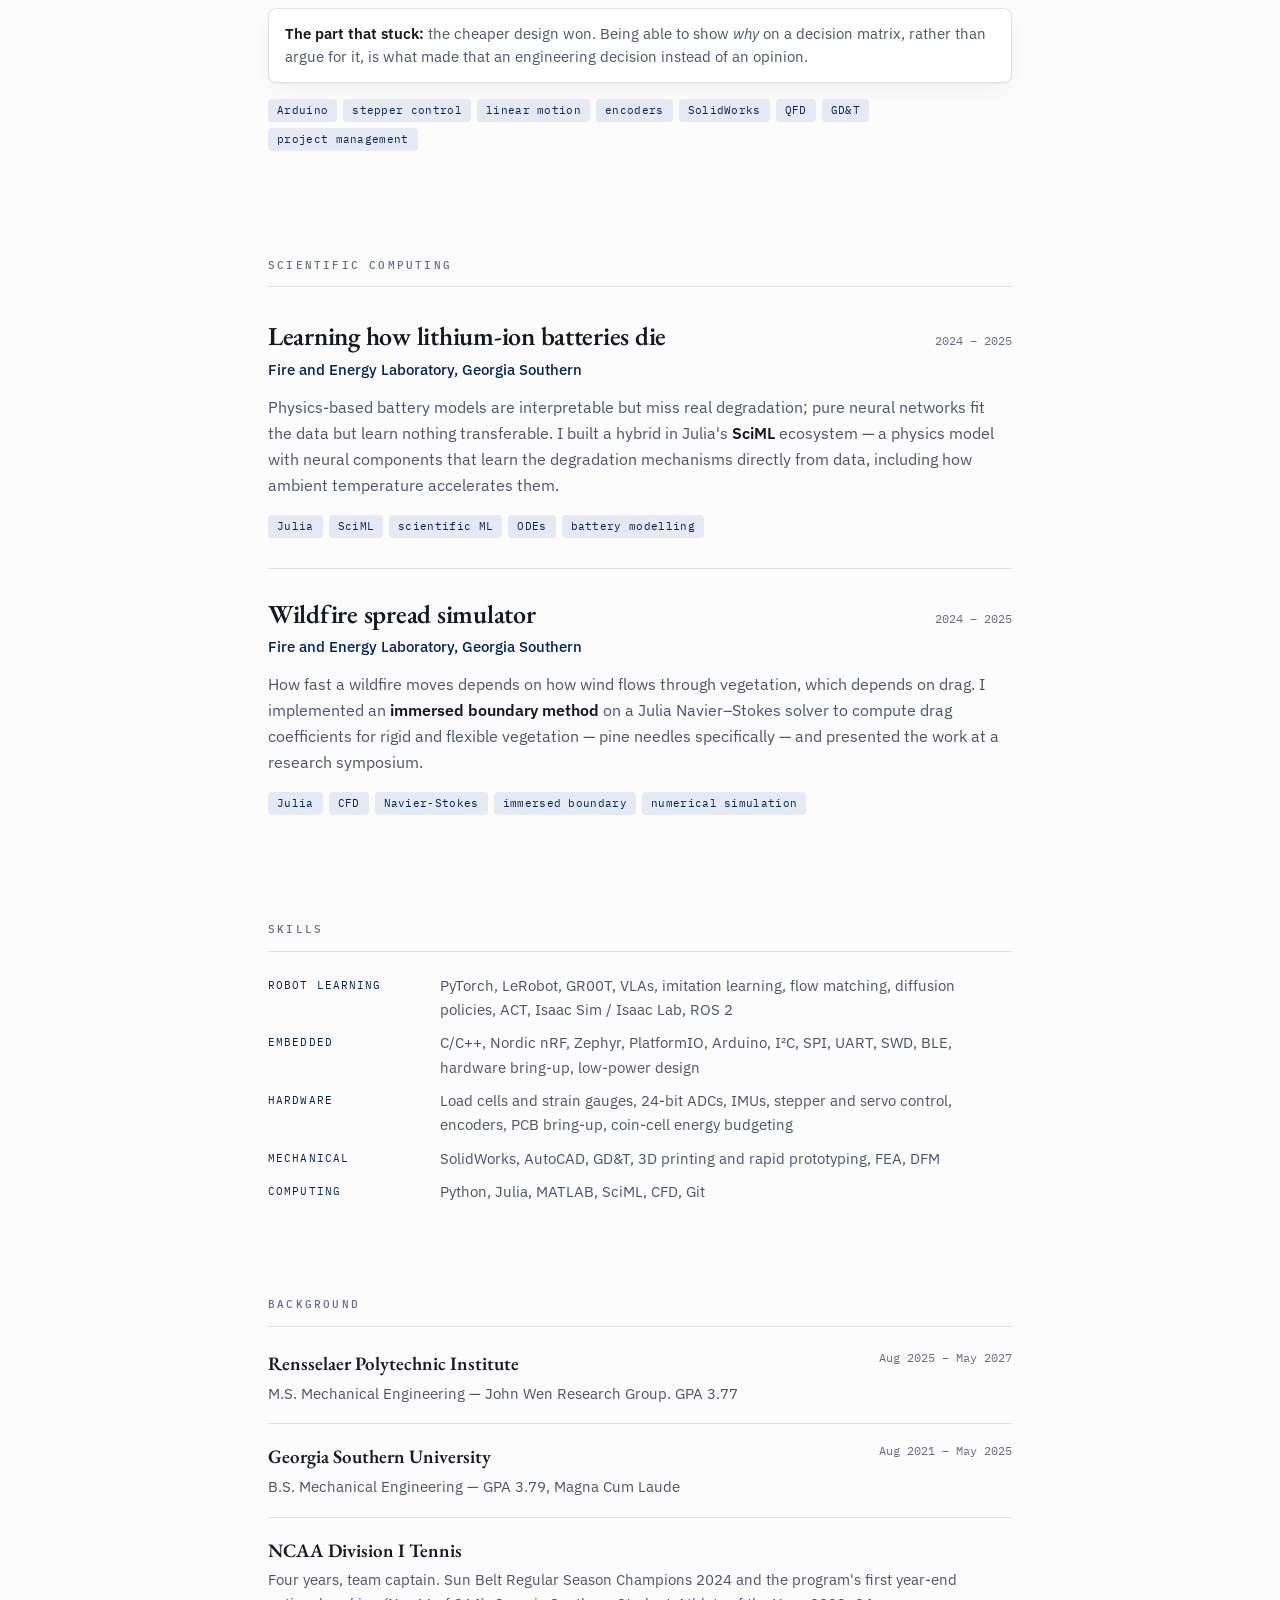
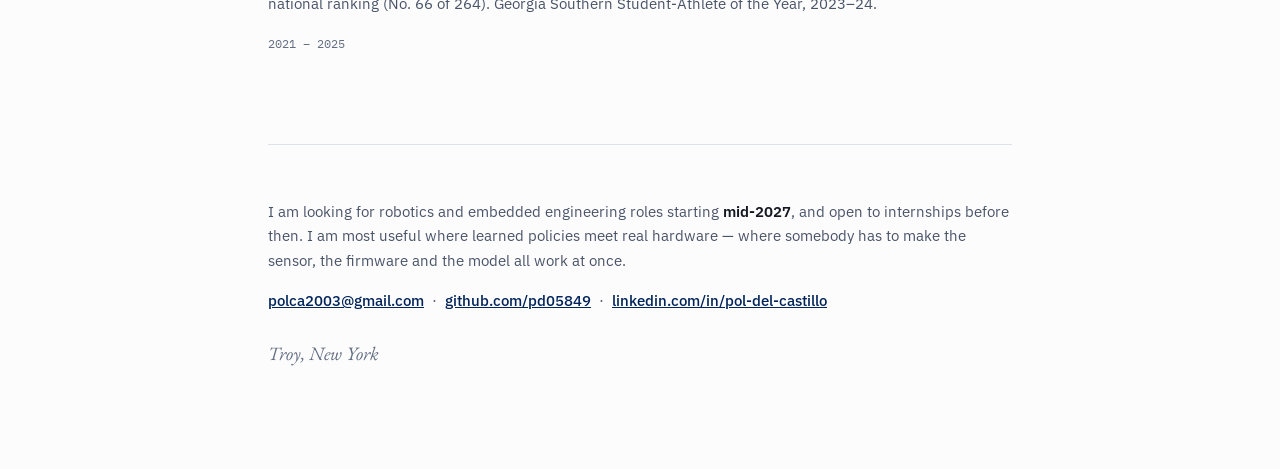
<file: _archive/index-v1-editorial.html>
<!DOCTYPE html>
<html lang="en">
<head>
<meta charset="UTF-8">
<meta name="viewport" content="width=device-width, initial-scale=1.0">
<title>Pol del Castillo</title>
<meta name="description" content="Pol del Castillo — M.S. Mechanical Engineering candidate at RPI working on robot learning: VLAs, imitation learning, and the embedded hardware that lets robots sense the world.">
<meta property="og:title" content="Pol del Castillo">
<meta property="og:description" content="Robot learning and embedded hardware — M.S. Mechanical Engineering candidate at RPI.">
<meta property="og:type" content="website">
<!-- Once the site is live, add a social preview image (1200x630) to assets/img/ and uncomment:
<meta property="og:image" content="https://pd05849.github.io/assets/img/og.png"> -->
<link rel="icon" href="data:image/svg+xml,%3Csvg xmlns='http://www.w3.org/2000/svg' viewBox='0 0 32 32'%3E%3Cpath d='M6 26 L14 16 L22 18 L27 8' stroke='%2300235A' stroke-width='3.5' fill='none' stroke-linecap='round' stroke-linejoin='round'/%3E%3Ccircle cx='6' cy='26' r='3.5' fill='%2300235A'/%3E%3Ccircle cx='27' cy='8' r='3' fill='%238FB0E8'/%3E%3C/svg%3E">
<link rel="preconnect" href="https://fonts.googleapis.com">
<link rel="preconnect" href="https://fonts.gstatic.com" crossorigin>
<link rel="stylesheet" href="https://fonts.googleapis.com/css2?family=EB+Garamond:ital,wght@0,400;0,500;0,600;1,400&family=IBM+Plex+Mono:wght@400;500&family=IBM+Plex+Sans:wght@400;500;600&display=swap">
<style>
/* ==========================================================================
   Pol del Castillo — portfolio
   Identity carried over from the LaTeX resume: EB Garamond display face and
   the resume's link blue (#00235A) as the accent. IBM Plex Sans for body,
   IBM Plex Mono for labels and data. Light + dark themes via tokens on
   :root — components only ever reference tokens.
   Shared by index.html and every page in projects/.
   ========================================================================== */

:root{
  --paper:#FCFCFD; --panel:#FFFFFF; --ink:#141821; --muted:#4A5468; --faint:#646E82; --rule:#DDE1E9; --accent:#00235A; --accent-soft:#E4E9F4;
  --shadow:0 1px 2px rgba(20,24,33,.05), 0 8px 24px rgba(20,24,33,.045);
}
@media (prefers-color-scheme: dark){
  :root:not([data-theme="light"]){
    --paper:#0D1017; --panel:#141924; --ink:#E8ECF3; --muted:#A2ADC0; --faint:#7A8599;
    --rule:#242C3B; --accent:#8FB0E8; --accent-soft:#182238;
    --shadow:0 1px 2px rgba(0,0,0,.5), 0 8px 24px rgba(0,0,0,.32);
  }
}
:root[data-theme="dark"]{
  --paper:#0D1017; --panel:#141924; --ink:#E8ECF3; --muted:#A2ADC0; --faint:#7A8599;
  --rule:#242C3B; --accent:#8FB0E8; --accent-soft:#182238;
  --shadow:0 1px 2px rgba(0,0,0,.5), 0 8px 24px rgba(0,0,0,.32);
}

*{box-sizing:border-box;}
html{scroll-behavior:smooth;}
body{
  margin:0; background:var(--paper); color:var(--ink);
  font-family:"IBM Plex Sans",system-ui,-apple-system,Segoe UI,sans-serif;
  font-size:16px; line-height:1.62; -webkit-font-smoothing:antialiased;
}
.wrap{max-width:800px; margin:0 auto; padding:0 28px;}
a{color:var(--accent);}
img{max-width:100%;}
:focus-visible{outline:2px solid var(--accent); outline-offset:2px; border-radius:2px;}

/* ---------- masthead ---------- */
header{padding:92px 0 54px;}
h1{
  font-family:"EB Garamond",Georgia,serif; font-weight:600;
  font-size:clamp(46px,8vw,76px); letter-spacing:-.02em; line-height:1;
  margin:0 0 20px;
}
.lede{
  font-family:"EB Garamond",Georgia,serif; font-size:clamp(20px,2.6vw,25px);
  line-height:1.5; color:var(--muted); margin:0; max-width:34ch;
}
.lede em{font-style:italic; color:var(--ink);}
.links{
  display:flex; flex-wrap:wrap; gap:8px 10px; margin-top:30px;
  font-family:"IBM Plex Mono",monospace; font-size:12.5px;
}
.links a{
  text-decoration:none; color:var(--muted); border:1px solid var(--rule);
  padding:6px 13px; border-radius:999px; transition:border-color .13s, color .13s;
}
.links a:hover{border-color:var(--accent); color:var(--accent);}

/* ---------- sections ---------- */
section{padding:16px 0 8px;}
h2{
  font-family:"IBM Plex Mono",monospace; font-size:11px; font-weight:500;
  letter-spacing:.2em; text-transform:uppercase; color:var(--faint);
  margin:52px 0 4px; padding-bottom:12px; border-bottom:1px solid var(--rule);
}

.item{padding:30px 0; border-bottom:1px solid var(--rule);}
.item:last-child{border-bottom:none;}
.ihead{display:flex; justify-content:space-between; gap:20px; align-items:baseline; flex-wrap:wrap;}
h3{
  font-family:"EB Garamond",Georgia,serif; font-weight:600; font-size:26px;
  letter-spacing:-.01em; margin:0; line-height:1.2;
}
h3 a{color:var(--ink); text-decoration:none;}
h3 a:hover{color:var(--accent); text-decoration:underline; text-underline-offset:4px; text-decoration-thickness:1.5px;}
.where{
  font-family:"IBM Plex Mono",monospace; font-size:11.5px; color:var(--faint);
  white-space:nowrap; padding-top:6px;
}
.item .role{color:var(--accent); font-size:14.5px; font-weight:500; margin:5px 0 0;}
.item p{margin:13px 0 0; color:var(--muted);}
.item p.first{margin-top:14px;}
.item ul{margin:13px 0 0; padding-left:19px; color:var(--muted);}
.item li{margin-bottom:7px;}
.item li::marker{color:var(--accent);}
b{color:var(--ink); font-weight:600;}

.tech{display:flex; flex-wrap:wrap; gap:6px; margin-top:16px;}
.tech span{
  font-family:"IBM Plex Mono",monospace; font-size:10.5px; letter-spacing:.03em;
  background:var(--accent-soft); color:var(--accent);
  padding:3px 9px; border-radius:4px;
}
.item .out{
  margin-top:15px; padding:13px 16px; background:var(--panel);
  border:1px solid var(--rule); border-radius:8px; box-shadow:var(--shadow);
  font-size:14.5px; color:var(--muted);
}
.out b{color:var(--ink);}

/* "Case study →" link at the bottom of an item */
.more{
  display:inline-block; margin-top:15px;
  font-family:"IBM Plex Mono",monospace; font-size:12.5px;
  color:var(--accent); text-decoration:none;
}
.more:hover{text-decoration:underline; text-underline-offset:3px;}

/* ---------- media: photos and demo videos ----------
   Usage (image):
     <figure class="media">
       <div class="frame"><img src="assets/img/photo.jpg" alt="..."></div>
       <figcaption>SO-101 arm mid-task</figcaption>
     </figure>
   Usage (YouTube):
     <figure class="media">
       <div class="frame"><iframe src="https://www.youtube.com/embed/VIDEO_ID"
         title="..." allowfullscreen></iframe></div>
       <figcaption>60-second demo</figcaption>
     </figure>                                                          */
figure.media{margin:18px 0 0;}
.media .frame{
  border:1px solid var(--rule); border-radius:8px; overflow:hidden;
  background:var(--panel); box-shadow:var(--shadow);
}
.media img{display:block; width:100%;}
.media iframe{display:block; width:100%; aspect-ratio:16/9; border:0;}
.media .placeholder{
  aspect-ratio:16/9; display:grid; place-items:center;
  font-family:"IBM Plex Mono",monospace; font-size:11px; letter-spacing:.12em;
  text-transform:uppercase; color:var(--faint);
  background-image:linear-gradient(var(--rule) 1px, transparent 1px),
    linear-gradient(90deg, var(--rule) 1px, transparent 1px);
  background-size:22px 22px;
}
.media figcaption{
  font-family:"IBM Plex Mono",monospace; font-size:11.5px; color:var(--faint);
  margin-top:8px;
}

/* ---------- skills ---------- */
.skills{display:grid; grid-template-columns:150px 1fr; gap:9px 22px; margin-top:22px;}
.skills dt{
  font-family:"IBM Plex Mono",monospace; font-size:11px; letter-spacing:.1em;
  text-transform:uppercase; color:var(--accent); padding-top:3px;
}
.skills dd{margin:0; color:var(--muted); font-size:15px;}

/* ---------- education / footer ---------- */
.edu{display:flex; justify-content:space-between; gap:20px; flex-wrap:wrap; padding:18px 0;
     border-bottom:1px solid var(--rule);}
.edu:last-of-type{border-bottom:none;}
.edu .d{font-family:"IBM Plex Mono",monospace; font-size:11.5px; color:var(--faint); white-space:nowrap;}
.edu strong{font-family:"EB Garamond",Georgia,serif; font-size:19px; font-weight:600;}
.edu .sub{color:var(--muted); font-size:14.5px; margin-top:2px;}

footer{
  margin-top:64px; padding:40px 0 80px; border-top:1px solid var(--rule);
  color:var(--muted); font-size:15px;
}
footer a{font-weight:500;}
.sig{
  font-family:"EB Garamond",Georgia,serif; font-style:italic;
  font-size:19px; color:var(--faint); margin-top:26px;
}

/* ==========================================================================
   Case-study pages (projects/*.html) — see projects/_template.html
   ========================================================================== */
.case header{padding:64px 0 8px;}
.back{
  display:inline-block; font-family:"IBM Plex Mono",monospace; font-size:12px;
  color:var(--faint); text-decoration:none; margin-bottom:36px;
}
.back:hover{color:var(--accent);}
.case h1{font-size:clamp(34px,5.5vw,52px); margin-bottom:14px;}
.case .lede{font-size:clamp(18px,2.2vw,21px); max-width:44ch;}

/* role / timeline / stack / links strip */
.meta{
  display:grid; grid-template-columns:repeat(auto-fit,minmax(150px,1fr));
  gap:16px 22px; margin:34px 0 0; padding:18px 20px;
  background:var(--panel); border:1px solid var(--rule); border-radius:8px;
  box-shadow:var(--shadow);
}
.meta div{min-width:0;}
.meta dt{
  font-family:"IBM Plex Mono",monospace; font-size:10.5px; letter-spacing:.14em;
  text-transform:uppercase; color:var(--accent); margin:0 0 3px;
}
.meta dd{margin:0; font-size:14.5px; color:var(--ink); overflow-wrap:break-word;}

.case section p{margin:13px 0 0; color:var(--muted); max-width:68ch;}
.case section ul{margin:13px 0 0; padding-left:19px; color:var(--muted); max-width:68ch;}
.case section li{margin-bottom:7px;}
.case section li::marker{color:var(--accent);}

/* headline numbers — the things a recruiter remembers */
.metrics{
  display:grid; grid-template-columns:repeat(auto-fit,minmax(140px,1fr));
  gap:12px; margin-top:16px;
}
.metric{
  background:var(--panel); border:1px solid var(--rule); border-radius:8px;
  padding:14px 16px; box-shadow:var(--shadow);
}
.metric .v{
  font-family:"IBM Plex Mono",monospace; font-size:22px; font-weight:600;
  color:var(--accent); font-variant-numeric:tabular-nums;
}
.metric .l{font-size:13px; color:var(--muted); margin-top:2px;}

/* ---------- responsive / motion ---------- */
@media (max-width:620px){
  header{padding:60px 0 36px;}
  .case header{padding:44px 0 8px;}
  .wrap{padding:0 20px;}
  .skills{grid-template-columns:1fr; gap:3px 0;}
  .skills dd{margin-bottom:12px;}
  .where{padding-top:2px;}
}
@media (prefers-reduced-motion:reduce){ html{scroll-behavior:auto;} *{transition:none !important;} }

</style>
</head>
<body>

<div class="wrap">

<header>
  <h1>Pol del Castillo</h1>
  <p class="lede">I build robots that learn, and the <em>embedded hardware</em> that lets them sense the world.</p>
  <div class="links">
    <a href="mailto:polca2003@gmail.com">polca2003@gmail.com</a>
    <a href="https://github.com/pd05849">GitHub</a>
    <a href="https://www.linkedin.com/in/pol-del-castillo">LinkedIn</a>
    <a href="https://pd05849.github.io/MS-Thesis">Thesis</a>
    <a href="#contact">Contact</a>
  </div>
</header>

<section>
  <h2>Now</h2>

  <div class="item">
    <div class="ihead">
      <div>
        <h3>ViaDose</h3>
        <p class="role">R&amp;D Hardware Engineer &mdash; sensing, firmware, energy</p>
      </div>
      <span class="where">2026 &ndash; present</span>
    </div>
    <p class="first">A connected medical-adherence device. I own the sensing architecture, the
      microcontroller firmware and the battery model, and share PCB design with the co-founder.</p>
    <ul>
      <li>Built the load-cell sensing chain end to end &mdash; strain-gauge bridge, 24-bit
        front end, calibration, and the filtering and change-detection that turn raw counts
        into a dose event.</li>
      <li>Brought up firmware on two silicon families, integrating load-cell front ends and
        IMUs over I&sup2;C on both breadboard and custom PCB.</li>
      <li>Own the energy architecture for a device that has to run for <b>years on a coin
        cell</b>, which makes microamps the unit that matters and shapes every other decision.</li>
    </ul>
    <div class="out">
      <b>What I learned here that I could not have learned in a lab:</b> characterising a
      sensor is not a formality. Measuring the thing the team had assumed turned out to
      overturn the assumption, and changed the mechanical design.
    </div>
    <!-- Add a photo or demo video (see README "Adding media"):
    <figure class="media">
      <div class="frame"><img src="assets/img/viadose-bench.jpg" alt="ViaDose sensing board on the bench"></div>
      <figcaption>Load-cell bring-up on the bench</figcaption>
    </figure>
    -->
    <div class="tech"><span>C/C++</span><span>Nordic nRF</span><span>Zephyr</span><span>BLE</span>
      <span>I2C</span><span>load cells</span><span>24-bit ADC</span><span>low-power design</span>
      <span>PCB bring-up</span></div>
    <!-- When the case-study page exists (copy projects/_template.html), link it:
    <a class="more" href="projects/viadose.html">Case study &rarr;</a>
    -->
  </div>

  <div class="item">
    <div class="ihead">
      <div>
        <h3>Master's thesis &mdash; teaching a mobile manipulator by showing it</h3>
        <p class="role">Learning from Demonstration for VLA control of the OARbot</p>
      </div>
      <span class="where">2026 &ndash; 2027</span>
    </div>
    <p class="first">Can a robot learn a complex, multi-step task from human demonstrations
      alone, without anyone writing the task down as code? I am fine-tuning
      vision-language-action models to find out.</p>
    <ul>
      <li>Fine-tuning <b>NVIDIA GR00T</b> and benchmarking open VLA baselines
        (<b>SmolVLA</b>, <b>&pi;0</b>) through Hugging Face <b>LeRobot</b>.</li>
      <li>Running the whole arc: literature review, task suite and metrics, robot bring-up
        and teleoperation, demonstration dataset, fine-tuning, evaluation.</li>
      <li>Project plan and progress published as a live site rather than buried in a doc.</li>
    </ul>
    <div class="tech"><span>PyTorch</span><span>GR00T</span><span>LeRobot</span><span>VLAs</span>
      <span>imitation learning</span><span>ROS 2</span></div>
  </div>
</section>

<section>
  <h2>Robot learning</h2>

  <div class="item">
    <div class="ihead">
      <div>
        <h3>SO-101 arm &mdash; from 3D print to learned policy</h3>
        <p class="role">Center for Smart Convergent Manufacturing Systems, RPI</p>
      </div>
      <span class="where">2025 &ndash; present</span>
    </div>
    <p class="first">I 3D-printed and assembled a LeRobot SO-101 arm, collected demonstration
      data by teleoperation, and trained several policy families on it &mdash; then built the
      simulation side so training did not depend on the physical robot being free.</p>
    <ul>
      <li>Trained and compared <b>ACT</b> and <b>diffusion policy</b> on teleoperated
        demonstrations of the same tasks.</li>
      <li>Implemented a <b>flow-matching (CondOT)</b> policy that predicts chunks of joint
        angles from a wrist camera and the current joint state, integrating the learned
        velocity field over <b>20 Euler steps</b> at inference.</li>
      <li>Modelled the arm from URDF in <b>Isaac Sim / Isaac Lab</b> and bridged simulation
        to <b>ROS 2 Jazzy</b> across a Windows&ndash;WSL2 boundary over Fast DDS, streaming
        joint states, joint commands and camera frames.</li>
    </ul>
    <!-- A 30-60s video of the arm doing a task is the single highest-value
         thing to add to this page. See README "Adding media".
    <figure class="media">
      <div class="frame"><iframe src="https://www.youtube.com/embed/VIDEO_ID"
        title="SO-101 arm running a learned policy" allowfullscreen></iframe></div>
      <figcaption>SO-101 running a diffusion policy trained from 50 demonstrations</figcaption>
    </figure>
    -->
    <div class="tech"><span>PyTorch</span><span>Isaac Sim</span><span>ROS 2</span><span>LeRobot</span>
      <span>flow matching</span><span>diffusion policy</span><span>ACT</span><span>URDF</span></div>
  </div>

  <div class="item">
    <div class="ihead">
      <div><h3>IK-Geo &mdash; a faster inverse kinematics solver</h3></div>
      <span class="where">2025 &ndash; present</span>
    </div>
    <p class="first">Implemented IK-Geo, a geometric inverse-kinematics solver for 6-DOF
      revolute robots. It is faster, more accurate and more numerically stable than
      general-purpose solvers such as IKFast, because it exploits the geometric structure of
      the arm rather than solving blind.</p>
    <div class="tech"><span>kinematics</span><span>Python</span><span>numerical methods</span></div>
  </div>

  <div class="item">
    <div class="ihead">
      <div>
        <h3>Universal Manipulation Interface</h3>
        <p class="role">Center for Smart Convergent Manufacturing Systems, RPI</p>
      </div>
      <span class="where">2025 &ndash; present</span>
    </div>
    <p class="first">Demonstration data is the bottleneck in robot learning &mdash; it is slow
      and expensive to collect on a real arm. I implemented UMI, a low-cost handheld gripper
      that lets a person record demonstrations in the wild, no robot required, and studied
      how diffusion policies turn that data into robust trajectories.</p>
    <div class="tech"><span>UMI</span><span>diffusion policies</span><span>data collection</span>
      <span>generative models</span></div>
  </div>
</section>

<section>
  <h2>Engineering</h2>

  <div class="item">
    <div class="ihead">
      <div>
        <h3>Precision automated linear scaling system</h3>
        <p class="role">Project Manager &mdash; senior capstone for Howmet Aerospace</p>
      </div>
      <span class="where">2025</span>
    </div>
    <p class="first">Howmet's saw operators were measuring aerospace billet with a
      <b>handheld tape measure</b>, accurate to about 1/16 in. Cuts came out underweight and
      the material could not be recovered into any other part number. My team's job was to
      automate the measurement without replacing the saw.</p>
    <ul>
      <li>Led an <b>11-person team</b> across three subgroups as project manager, from
        problem definition through concept selection and prototype.</li>
      <li>Held the design to a real spec: <b>0.001 in</b> accuracy, <b>50 in</b> of travel,
        under <b>$1,500</b>, and robust to operator error &mdash; the previous system broke
        because operators advanced the billet before raising the contact plate.</li>
      <li>Costed and compared three architectures &mdash; belt, ball screw and track actuator
        &mdash; and selected between them with a <b>QFD and weighted decision matrix</b>
        rather than by preference. The screw system won on 42 points to 38 and 37, mostly on
        accuracy, maintenance and cost: roughly <b>$1,000</b> against <b>$10,000</b> for the
        belt system that was marginally more repeatable.</li>
      <li>Built a working prototype around a programmable <b>FUYU linear guide</b> with a
        NEMA 23 stepper, Arduino control and an HMI, and prototyped time-of-flight ranging
        with a VL53L0X as an alternative measurement path.</li>
      <li>Wrote the safety case &mdash; physical guards, emergency stop, grounding and
        insulation &mdash; against the NSPE code of ethics.</li>
    </ul>
    <div class="out">
      <b>The part that stuck:</b> the cheaper design won. Being able to show <i>why</i> on a
      decision matrix, rather than argue for it, is what made that an engineering decision
      instead of an opinion.
    </div>
    <div class="tech"><span>Arduino</span><span>stepper control</span><span>linear motion</span>
      <span>encoders</span><span>SolidWorks</span><span>QFD</span><span>GD&amp;T</span>
      <span>project management</span></div>
  </div>
</section>

<section>
  <h2>Scientific computing</h2>

  <div class="item">
    <div class="ihead">
      <div>
        <h3>Learning how lithium-ion batteries die</h3>
        <p class="role">Fire and Energy Laboratory, Georgia Southern</p>
      </div>
      <span class="where">2024 &ndash; 2025</span>
    </div>
    <p class="first">Physics-based battery models are interpretable but miss real degradation;
      pure neural networks fit the data but learn nothing transferable. I built a hybrid in
      Julia's <b>SciML</b> ecosystem &mdash; a physics model with neural components that learn
      the degradation mechanisms directly from data, including how ambient temperature
      accelerates them.</p>
    <div class="tech"><span>Julia</span><span>SciML</span><span>scientific ML</span>
      <span>ODEs</span><span>battery modelling</span></div>
  </div>

  <div class="item">
    <div class="ihead">
      <div>
        <h3>Wildfire spread simulator</h3>
        <p class="role">Fire and Energy Laboratory, Georgia Southern</p>
      </div>
      <span class="where">2024 &ndash; 2025</span>
    </div>
    <p class="first">How fast a wildfire moves depends on how wind flows through vegetation,
      which depends on drag. I implemented an <b>immersed boundary method</b> on a Julia
      Navier&ndash;Stokes solver to compute drag coefficients for rigid and flexible
      vegetation &mdash; pine needles specifically &mdash; and presented the work at a
      research symposium.</p>
    <div class="tech"><span>Julia</span><span>CFD</span><span>Navier-Stokes</span>
      <span>immersed boundary</span><span>numerical simulation</span></div>
  </div>
</section>

<section>
  <h2>Skills</h2>
  <dl class="skills">
    <dt>Robot learning</dt>
    <dd>PyTorch, LeRobot, GR00T, VLAs, imitation learning, flow matching, diffusion policies,
      ACT, Isaac Sim / Isaac Lab, ROS 2</dd>
    <dt>Embedded</dt>
    <dd>C/C++, Nordic nRF, Zephyr, PlatformIO, Arduino, I&sup2;C, SPI, UART, SWD, BLE,
      hardware bring-up, low-power design</dd>
    <dt>Hardware</dt>
    <dd>Load cells and strain gauges, 24-bit ADCs, IMUs, stepper and servo control, encoders,
      PCB bring-up, coin-cell energy budgeting</dd>
    <dt>Mechanical</dt>
    <dd>SolidWorks, AutoCAD, GD&amp;T, 3D printing and rapid prototyping, FEA, DFM</dd>
    <dt>Computing</dt>
    <dd>Python, Julia, MATLAB, SciML, CFD, Git</dd>
  </dl>
</section>

<section>
  <h2>Background</h2>
  <div class="edu">
    <div>
      <strong>Rensselaer Polytechnic Institute</strong>
      <div class="sub">M.S. Mechanical Engineering &mdash; John Wen Research Group. GPA 3.77</div>
    </div>
    <span class="d">Aug 2025 &ndash; May 2027</span>
  </div>
  <div class="edu">
    <div>
      <strong>Georgia Southern University</strong>
      <div class="sub">B.S. Mechanical Engineering &mdash; GPA 3.79, Magna Cum Laude</div>
    </div>
    <span class="d">Aug 2021 &ndash; May 2025</span>
  </div>
  <div class="edu">
    <div>
      <strong>NCAA Division I Tennis</strong>
      <div class="sub">Four years, team captain. Sun Belt Regular Season Champions 2024 and the
        program's first year-end national ranking (No. 66 of 264). Georgia Southern
        Student-Athlete of the Year, 2023&ndash;24.</div>
    </div>
    <span class="d">2021 &ndash; 2025</span>
  </div>
</section>

<footer id="contact">
  <p>I am looking for robotics and embedded engineering roles starting <b>mid-2027</b>,
  and open to internships before then. I am most useful where learned policies meet real
  hardware &mdash; where somebody has to make the sensor, the firmware and the model all
  work at once.</p>
  <p style="margin-top:16px">
    <a href="mailto:polca2003@gmail.com">polca2003@gmail.com</a> &nbsp;&middot;&nbsp;
    <a href="https://github.com/pd05849">github.com/pd05849</a> &nbsp;&middot;&nbsp;
    <a href="https://www.linkedin.com/in/pol-del-castillo">linkedin.com/in/pol-del-castillo</a>
  </p>
  <p class="sig">Troy, New York</p>
</footer>

</div>

</body>
</html>
</file>
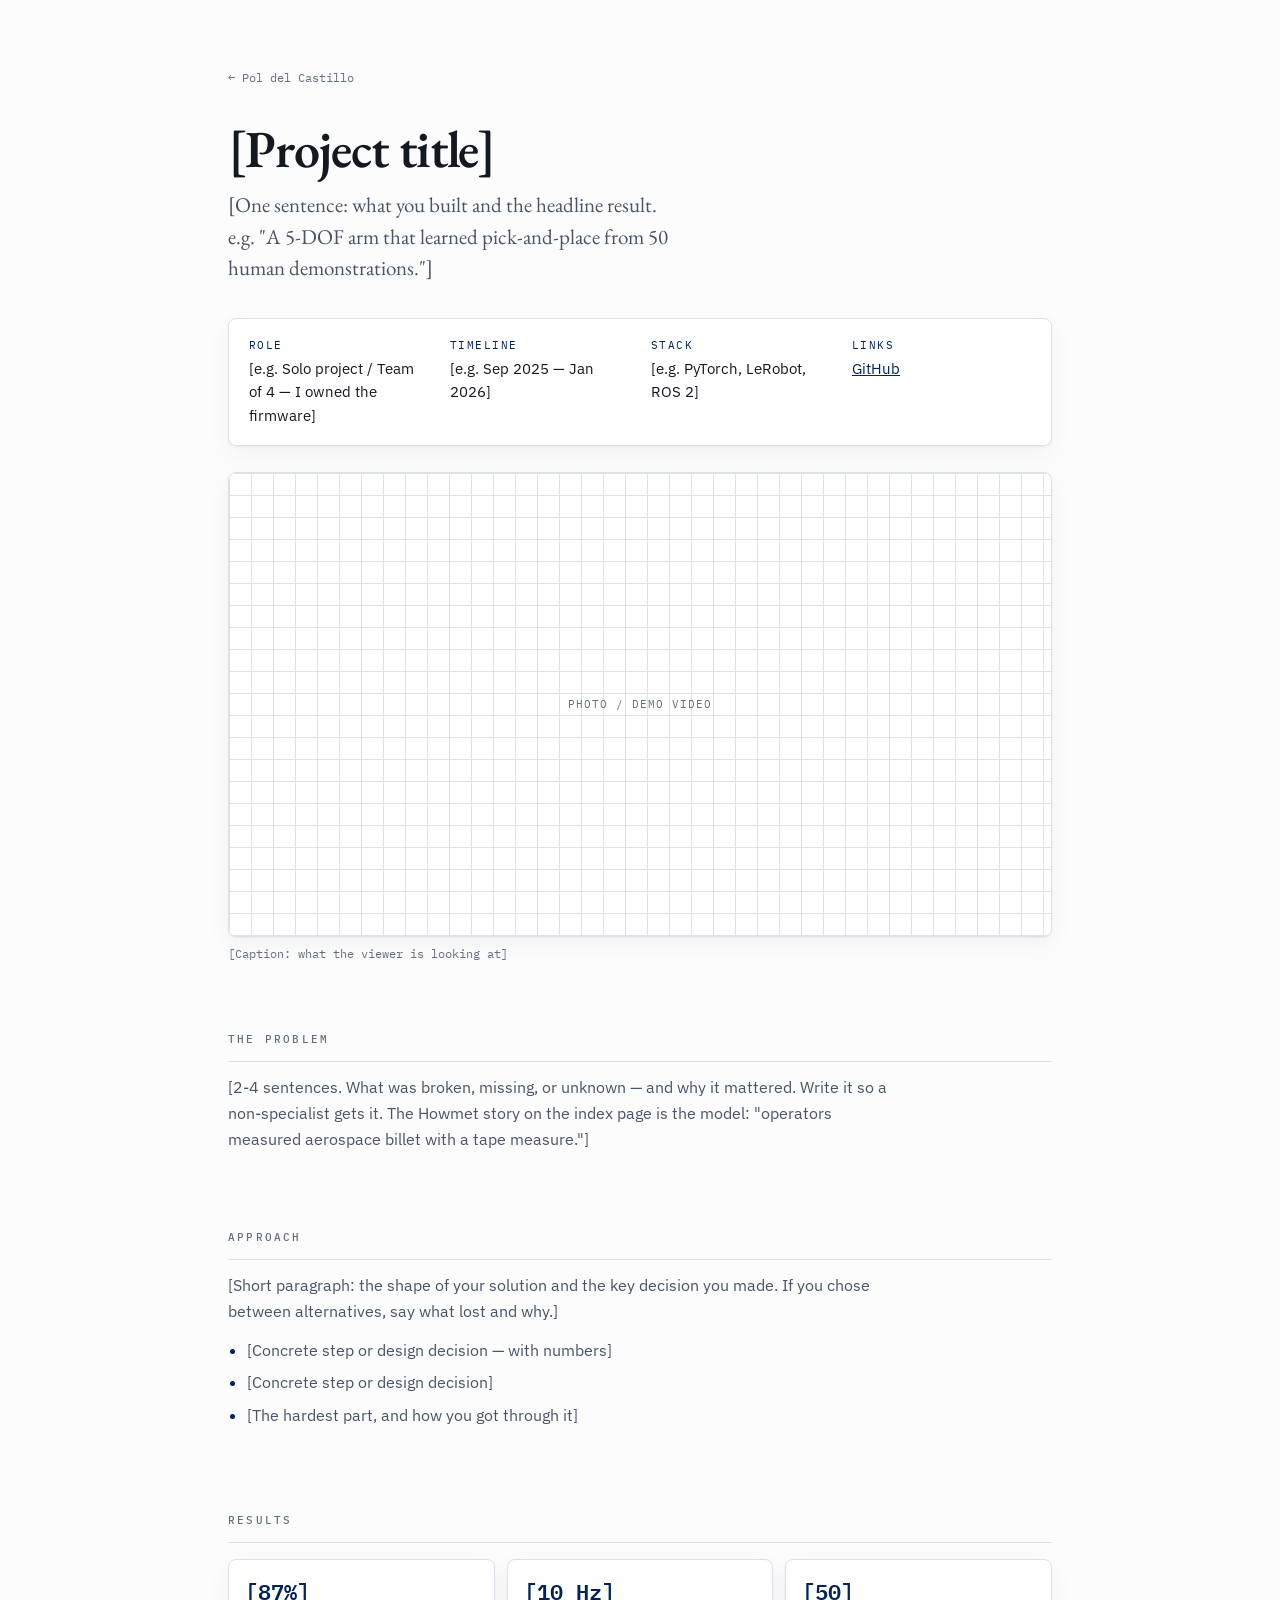
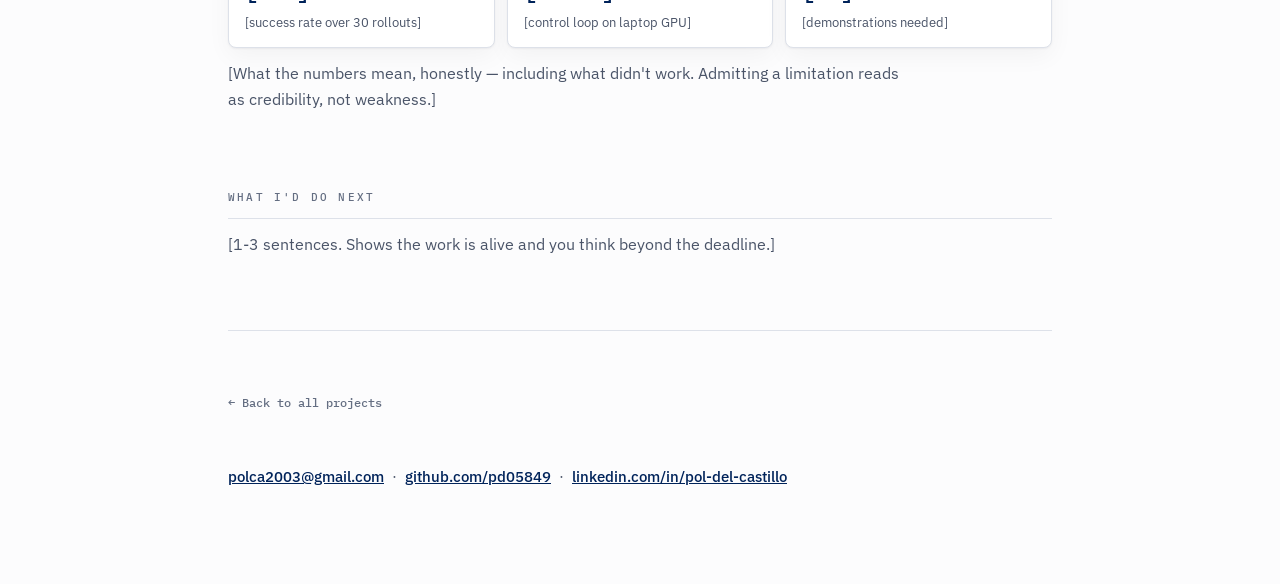
<file: projects/_template.html>
<!DOCTYPE html>
<html lang="en">
<head>
<meta charset="UTF-8">
<meta name="viewport" content="width=device-width, initial-scale=1.0">
<!-- ============================================================
     CASE-STUDY TEMPLATE
     To create a new project page:
       1. Copy this file to projects/your-project.html  (keep the _template)
       2. Replace every [BRACKETED] placeholder
       3. Delete any section you don't need — but keep Problem,
          Approach, and Results: that's the story recruiters read
       4. Link it from index.html:
          <a class="more" href="projects/your-project.html">Case study &rarr;</a>
     Writing rules (from what recruiters actually respond to):
       - Lead with the outcome, not the tools
       - Every claim gets a number where possible
       - One 30-60s demo video beats ten paragraphs
     ============================================================ -->
<title>[Project title] — Pol del Castillo</title>
<meta name="description" content="[One-sentence outcome of the project]">
<link rel="icon" href="data:image/svg+xml,%3Csvg xmlns='http://www.w3.org/2000/svg' viewBox='0 0 32 32'%3E%3Cpath d='M6 26 L14 16 L22 18 L27 8' stroke='%2300235A' stroke-width='3.5' fill='none' stroke-linecap='round' stroke-linejoin='round'/%3E%3Ccircle cx='6' cy='26' r='3.5' fill='%2300235A'/%3E%3Ccircle cx='27' cy='8' r='3' fill='%238FB0E8'/%3E%3C/svg%3E">
<link rel="preconnect" href="https://fonts.googleapis.com">
<link rel="preconnect" href="https://fonts.gstatic.com" crossorigin>
<link rel="stylesheet" href="https://fonts.googleapis.com/css2?family=EB+Garamond:ital,wght@0,400;0,500;0,600;1,400&family=IBM+Plex+Mono:wght@400;500&family=IBM+Plex+Sans:wght@400;500;600&display=swap">
<link rel="stylesheet" href="../css/style.css">
</head>
<body>

<div class="wrap case">

<header>
  <a class="back" href="../index.html">&larr; Pol del Castillo</a>
  <h1>[Project title]</h1>
  <p class="lede">[One sentence: what you built and the headline result.
    e.g. "A 5-DOF arm that learned pick-and-place from 50 human demonstrations."]</p>

  <dl class="meta">
    <div>
      <dt>Role</dt>
      <dd>[e.g. Solo project / Team of 4 — I owned the firmware]</dd>
    </div>
    <div>
      <dt>Timeline</dt>
      <dd>[e.g. Sep 2025 — Jan 2026]</dd>
    </div>
    <div>
      <dt>Stack</dt>
      <dd>[e.g. PyTorch, LeRobot, ROS 2]</dd>
    </div>
    <div>
      <dt>Links</dt>
      <dd><a href="https://github.com/pd05849/[REPO]">GitHub</a></dd>
      <!-- add more: paper, video, live demo -->
    </div>
  </dl>
</header>

<!-- Hero media: the best photo or the demo video, right up top -->
<figure class="media">
  <div class="frame">
    <!-- Option A — image:
    <img src="../assets/img/[PHOTO].jpg" alt="[What the photo shows]">
    -->
    <!-- Option B — YouTube demo (upload unlisted if you prefer):
    <iframe src="https://www.youtube.com/embed/[VIDEO_ID]" title="[Video title]" allowfullscreen></iframe>
    -->
    <span class="placeholder">Photo / demo video</span>
  </div>
  <figcaption>[Caption: what the viewer is looking at]</figcaption>
</figure>

<section>
  <h2>The problem</h2>
  <p>[2-4 sentences. What was broken, missing, or unknown — and why it mattered.
     Write it so a non-specialist gets it. The Howmet story on the index page is
     the model: "operators measured aerospace billet with a tape measure."]</p>
</section>

<section>
  <h2>Approach</h2>
  <p>[Short paragraph: the shape of your solution and the key decision you made.
     If you chose between alternatives, say what lost and why.]</p>
  <ul>
    <li>[Concrete step or design decision — with numbers]</li>
    <li>[Concrete step or design decision]</li>
    <li>[The hardest part, and how you got through it]</li>
  </ul>
  <!-- Optional: a diagram of the system architecture goes a long way
  <figure class="media">
    <div class="frame"><img src="../assets/img/[DIAGRAM].png" alt="System architecture"></div>
    <figcaption>[e.g. Isaac Sim → Fast DDS → ROS 2 → policy inference loop]</figcaption>
  </figure>
  -->
</section>

<section>
  <h2>Results</h2>
  <div class="metrics">
    <div class="metric">
      <div class="v">[87%]</div>
      <div class="l">[success rate over 30 rollouts]</div>
    </div>
    <div class="metric">
      <div class="v">[10 Hz]</div>
      <div class="l">[control loop on laptop GPU]</div>
    </div>
    <div class="metric">
      <div class="v">[50]</div>
      <div class="l">[demonstrations needed]</div>
    </div>
  </div>
  <p>[What the numbers mean, honestly — including what didn't work.
     Admitting a limitation reads as credibility, not weakness.]</p>
</section>

<section>
  <h2>What I'd do next</h2>
  <p>[1-3 sentences. Shows the work is alive and you think beyond the deadline.]</p>
</section>

<footer>
  <p><a class="back" href="../index.html">&larr; Back to all projects</a></p>
  <p style="margin-top:16px">
    <a href="mailto:polca2003@gmail.com">polca2003@gmail.com</a> &nbsp;&middot;&nbsp;
    <a href="https://github.com/pd05849">github.com/pd05849</a> &nbsp;&middot;&nbsp;
    <a href="https://www.linkedin.com/in/pol-del-castillo">linkedin.com/in/pol-del-castillo</a>
  </p>
</footer>

</div>

</body>
</html>
</file>
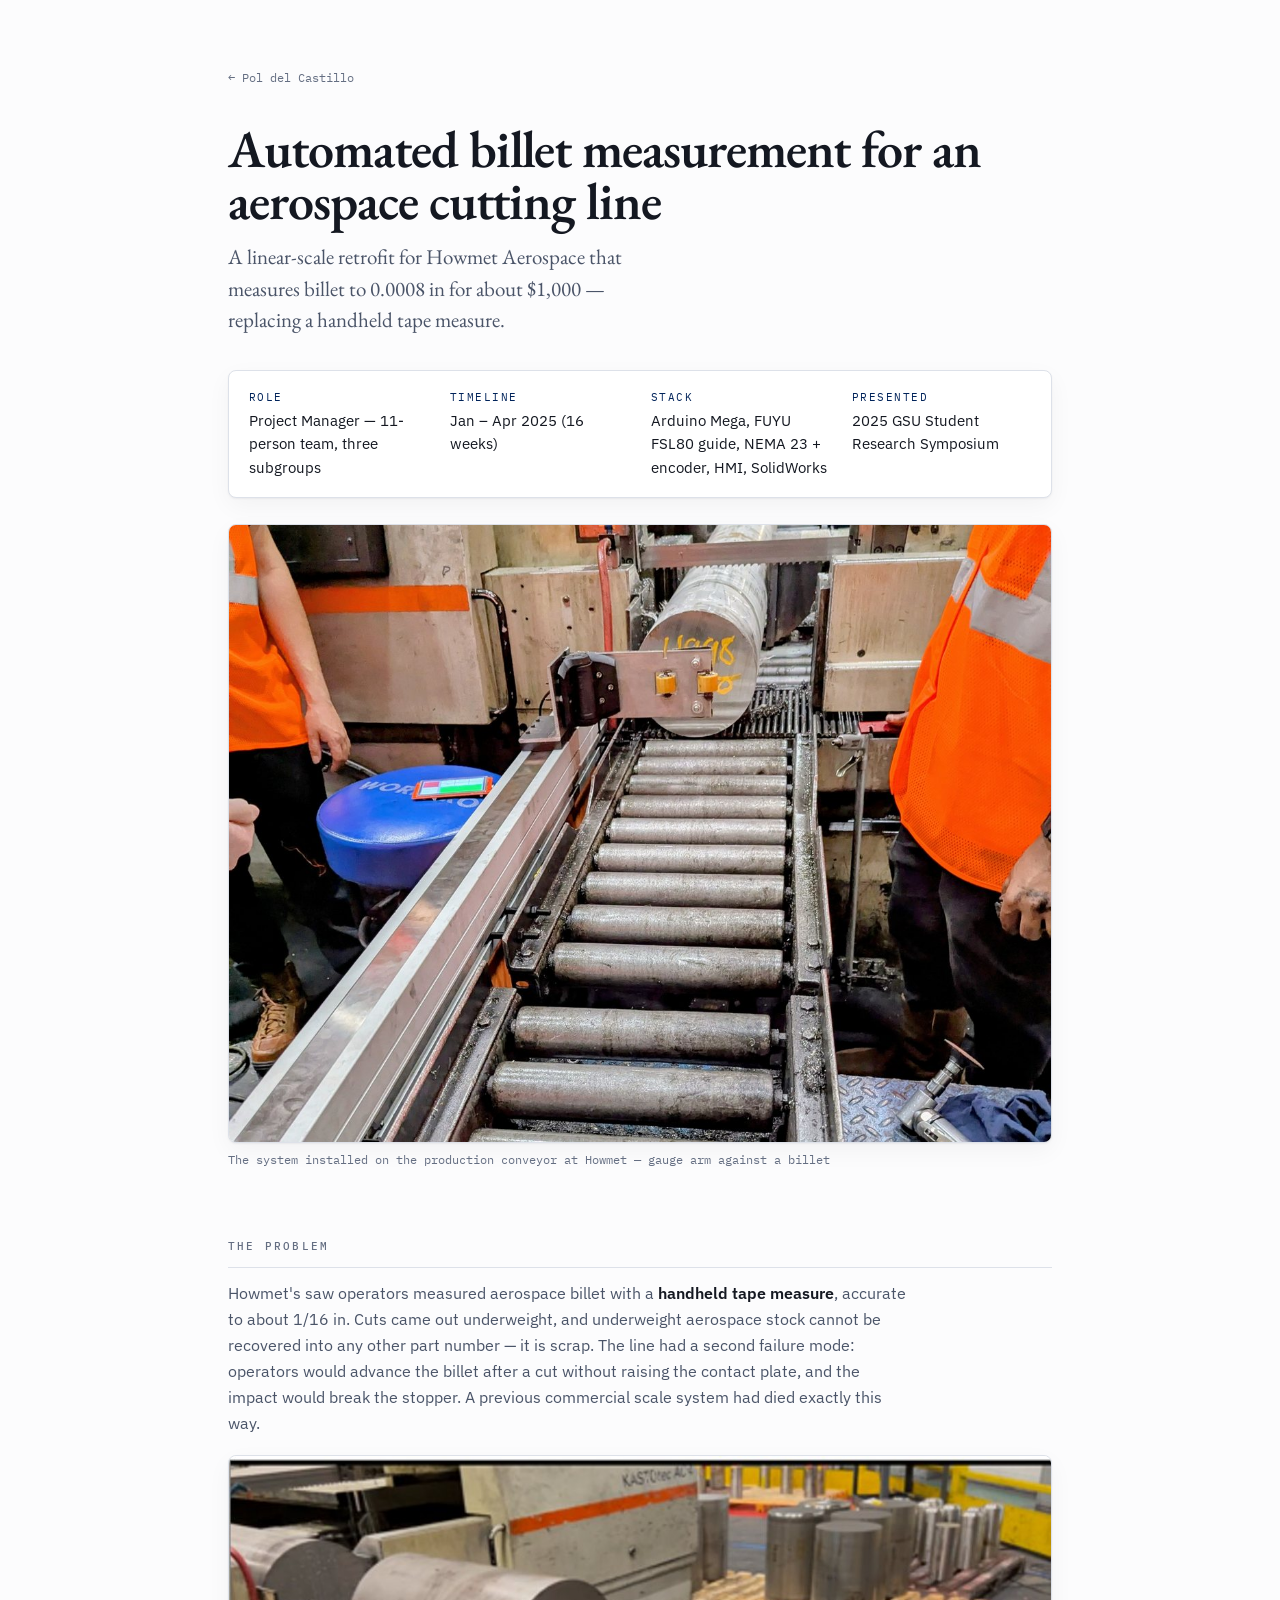
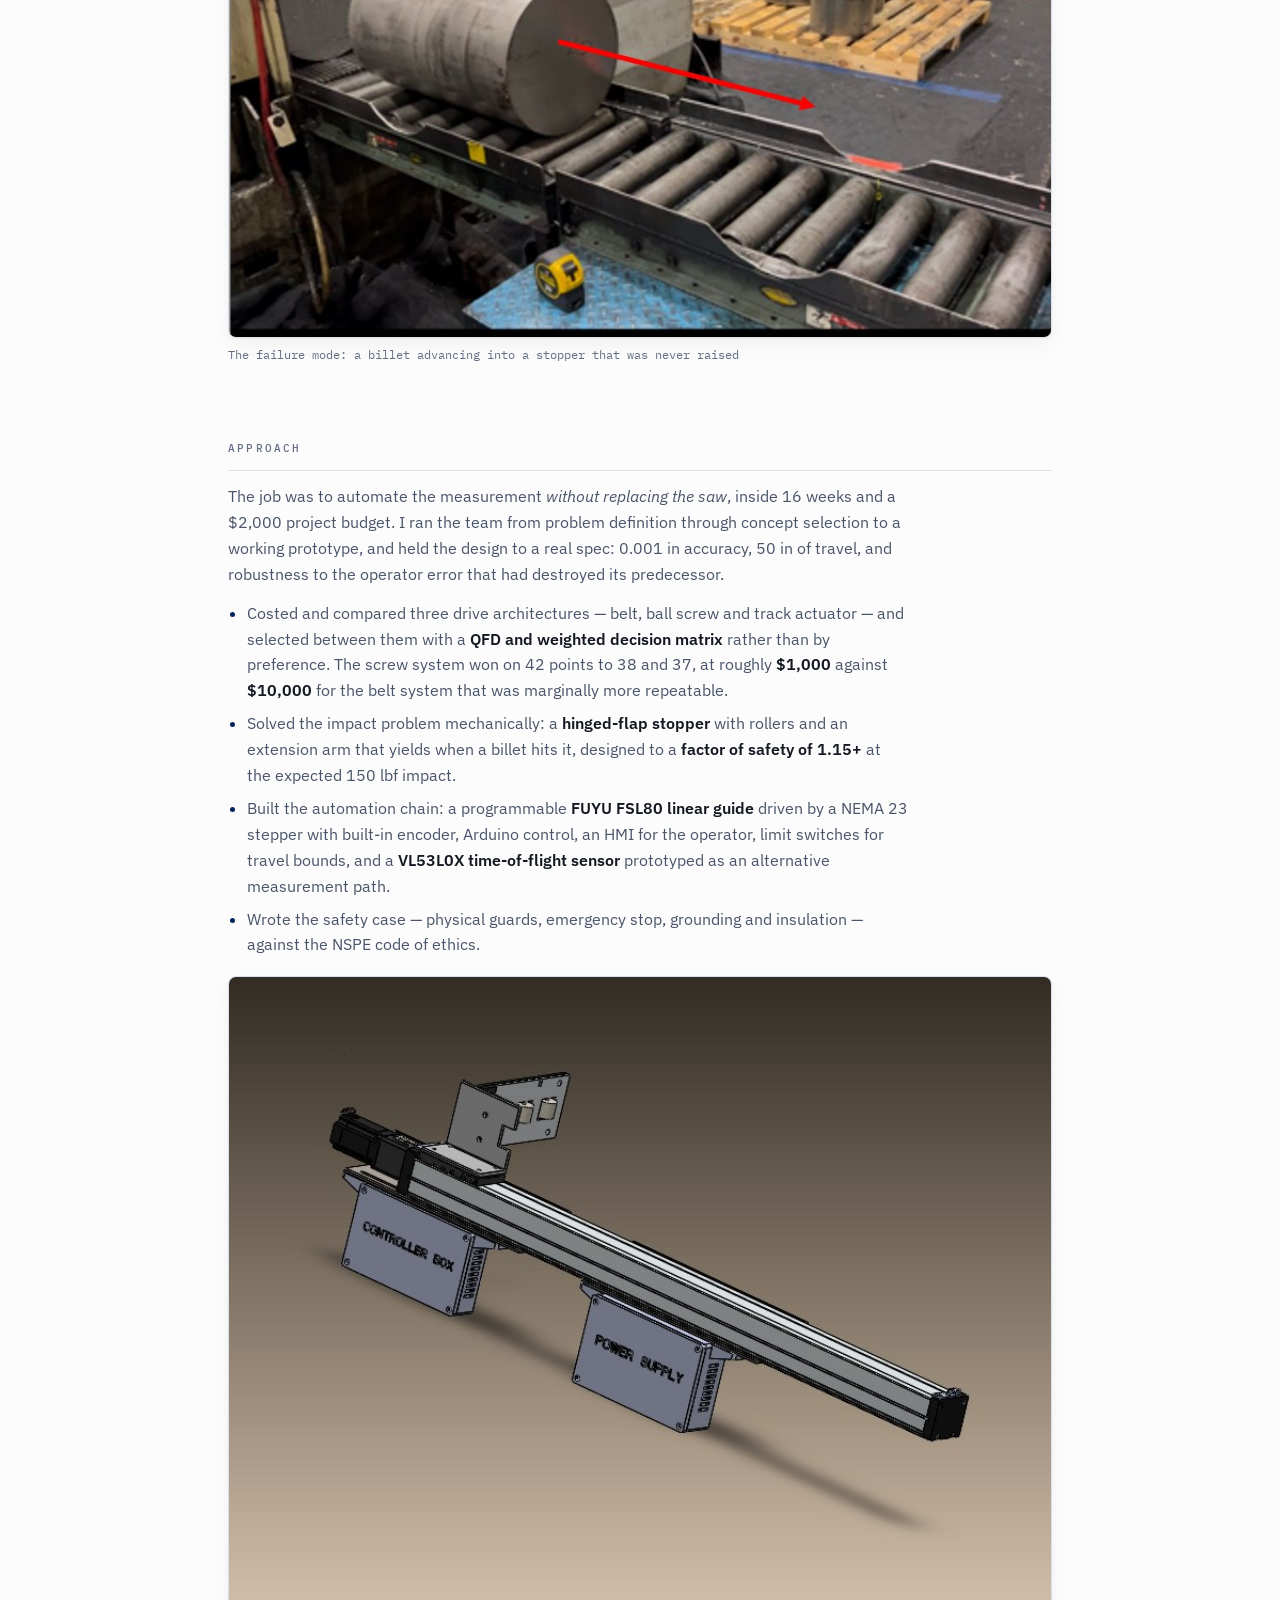
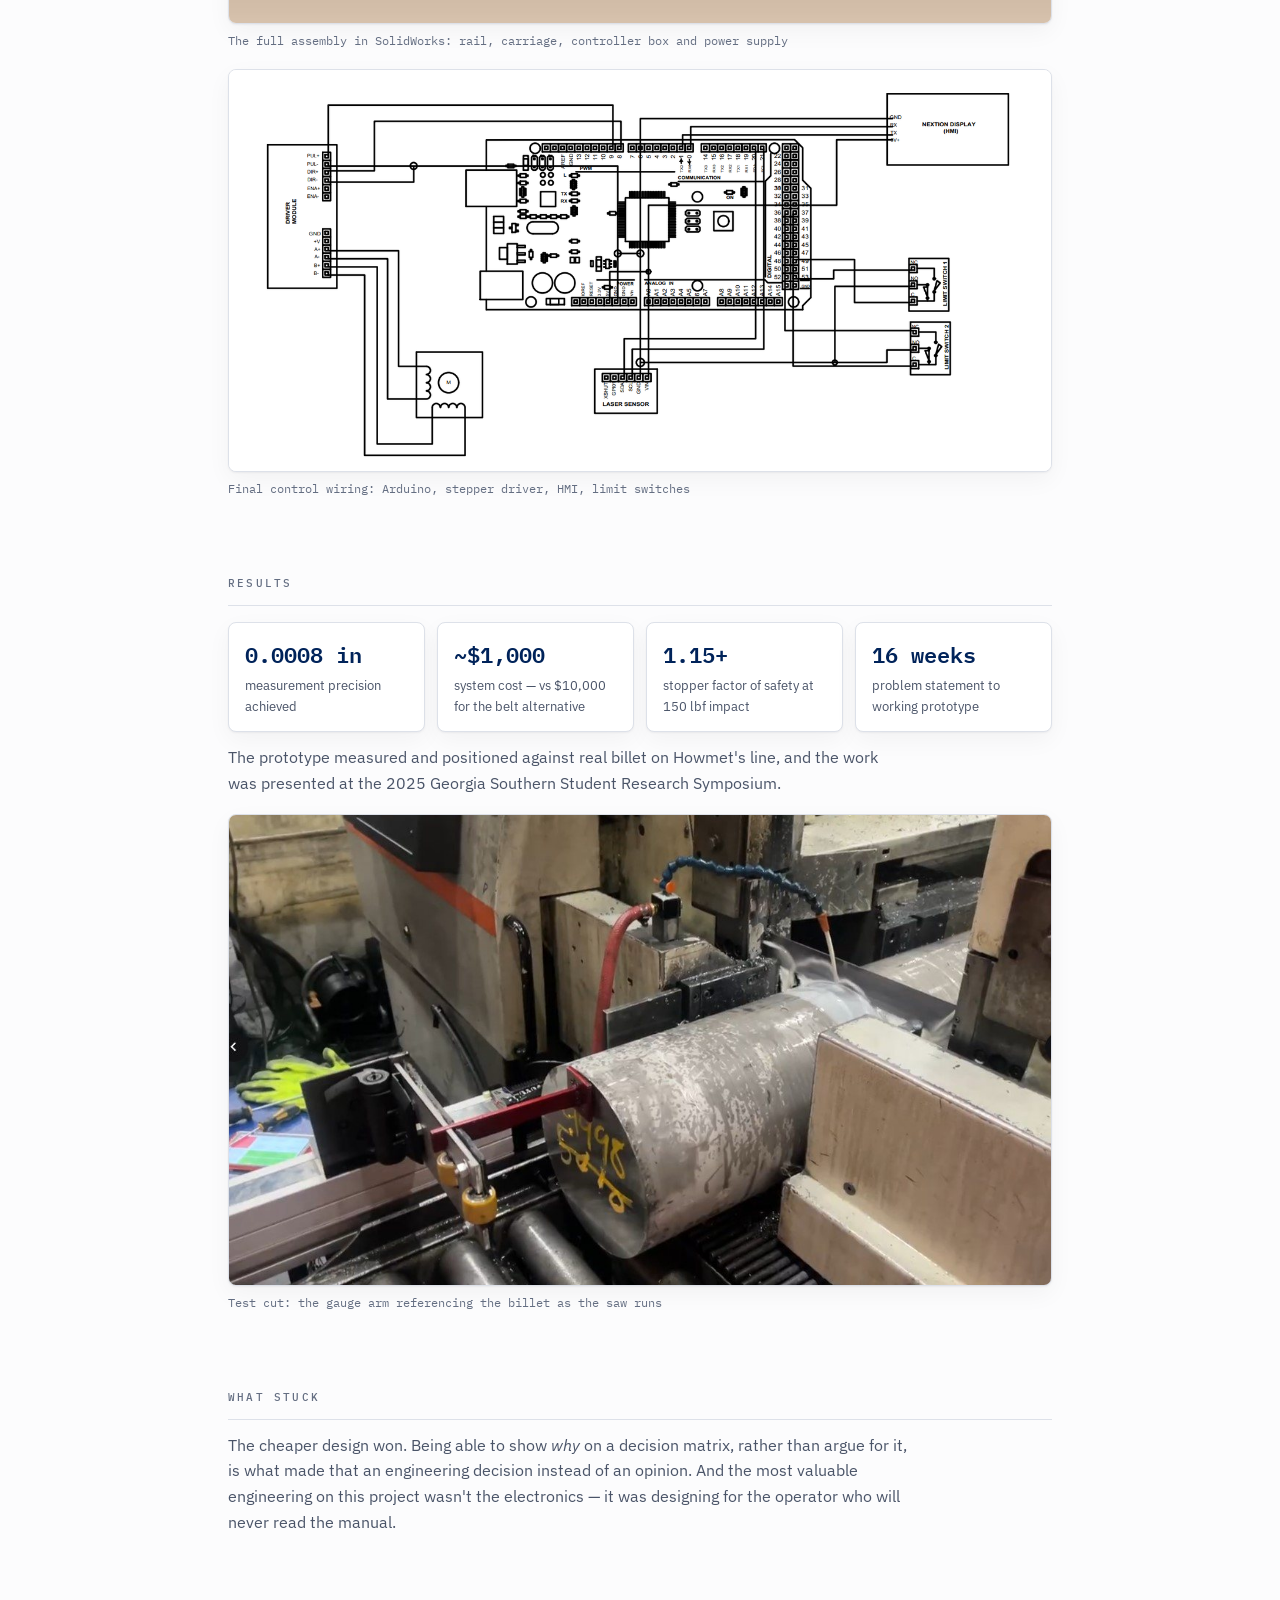
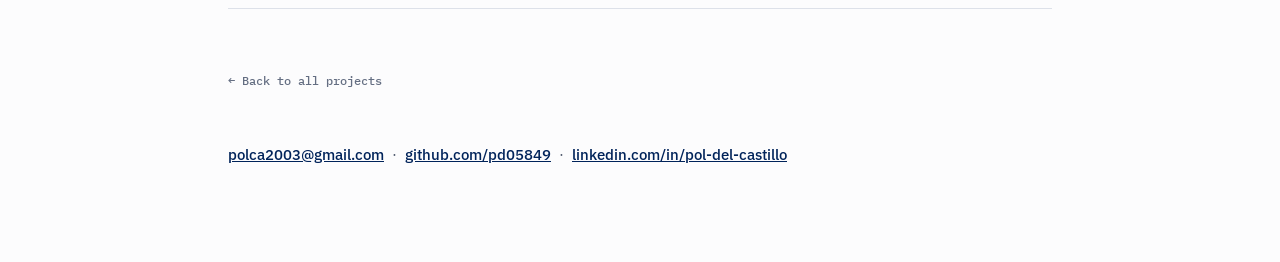
<file: projects/howmet.html>
<!DOCTYPE html>
<html lang="en">
<head>
<meta charset="UTF-8">
<meta name="viewport" content="width=device-width, initial-scale=1.0">
<title>Automated billet measurement — Pol del Castillo</title>
<meta name="description" content="Senior capstone for Howmet Aerospace: an automated linear-scale retrofit that measures aerospace billet to 0.0008 in for about $1,000.">
<link rel="icon" href="data:image/svg+xml,%3Csvg xmlns='http://www.w3.org/2000/svg' viewBox='0 0 32 32'%3E%3Cpath d='M6 26 L14 16 L22 18 L27 8' stroke='%2300235A' stroke-width='3.5' fill='none' stroke-linecap='round' stroke-linejoin='round'/%3E%3Ccircle cx='6' cy='26' r='3.5' fill='%2300235A'/%3E%3Ccircle cx='27' cy='8' r='3' fill='%238FB0E8'/%3E%3C/svg%3E">
<link rel="preconnect" href="https://fonts.googleapis.com">
<link rel="preconnect" href="https://fonts.gstatic.com" crossorigin>
<link rel="stylesheet" href="https://fonts.googleapis.com/css2?family=EB+Garamond:ital,wght@0,400;0,500;0,600;1,400&family=IBM+Plex+Mono:wght@400;500&family=IBM+Plex+Sans:wght@400;500;600&display=swap">
<link rel="stylesheet" href="../css/style.css">
</head>
<body>

<div class="wrap case">

<header>
  <a class="back" href="../index.html#hardware">&larr; Pol del Castillo</a>
  <h1>Automated billet measurement for an aerospace cutting line</h1>
  <p class="lede">A linear-scale retrofit for Howmet Aerospace that measures billet to
    0.0008&nbsp;in for about $1,000 &mdash; replacing a handheld tape measure.</p>

  <dl class="meta">
    <div>
      <dt>Role</dt>
      <dd>Project Manager &mdash; 11-person team, three subgroups</dd>
    </div>
    <div>
      <dt>Timeline</dt>
      <dd>Jan &ndash; Apr 2025 (16 weeks)</dd>
    </div>
    <div>
      <dt>Stack</dt>
      <dd>Arduino Mega, FUYU FSL80 guide, NEMA 23 + encoder, HMI, SolidWorks</dd>
    </div>
    <div>
      <dt>Presented</dt>
      <dd>2025 GSU Student Research Symposium</dd>
    </div>
  </dl>
</header>

<figure class="media">
  <div class="frame"><img src="../assets/img/howmet.jpg" alt="The linear-scale system installed on Howmet's production conveyor, gauge arm against an aerospace billet"></div>
  <figcaption>The system installed on the production conveyor at Howmet &mdash; gauge arm against a billet</figcaption>
</figure>

<section>
  <h2>The problem</h2>
  <p>Howmet's saw operators measured aerospace billet with a <b>handheld tape measure</b>,
    accurate to about 1/16&nbsp;in. Cuts came out underweight, and underweight aerospace
    stock cannot be recovered into any other part number &mdash; it is scrap. The line had a
    second failure mode: operators would advance the billet after a cut without raising the
    contact plate, and the impact would break the stopper. A previous commercial scale
    system had died exactly this way.</p>
  <figure class="media">
    <div class="frame"><img src="../assets/img/howmet-problem.jpg" alt="A billet advancing along the roller conveyor toward the measurement station"></div>
    <figcaption>The failure mode: a billet advancing into a stopper that was never raised</figcaption>
  </figure>
</section>

<section>
  <h2>Approach</h2>
  <p>The job was to automate the measurement <i>without replacing the saw</i>, inside 16
    weeks and a $2,000 project budget. I ran the team from problem definition through
    concept selection to a working prototype, and held the design to a real spec:
    0.001&nbsp;in accuracy, 50&nbsp;in of travel, and robustness to the operator error that
    had destroyed its predecessor.</p>
  <ul>
    <li>Costed and compared three drive architectures &mdash; belt, ball screw and track
      actuator &mdash; and selected between them with a <b>QFD and weighted decision
      matrix</b> rather than by preference. The screw system won on 42 points to 38 and
      37, at roughly <b>$1,000</b> against <b>$10,000</b> for the belt system that was
      marginally more repeatable.</li>
    <li>Solved the impact problem mechanically: a <b>hinged-flap stopper</b> with rollers
      and an extension arm that yields when a billet hits it, designed to a
      <b>factor of safety of 1.15+</b> at the expected 150&nbsp;lbf impact.</li>
    <li>Built the automation chain: a programmable <b>FUYU FSL80 linear guide</b> driven
      by a NEMA 23 stepper with built-in encoder, Arduino control, an HMI for the
      operator, limit switches for travel bounds, and a <b>VL53L0X time-of-flight
      sensor</b> prototyped as an alternative measurement path.</li>
    <li>Wrote the safety case &mdash; physical guards, emergency stop, grounding and
      insulation &mdash; against the NSPE code of ethics.</li>
  </ul>
  <figure class="media">
    <div class="frame"><img src="../assets/img/howmet-cad.jpg" alt="SolidWorks render of the complete linear-scale assembly with controller box and power supply"></div>
    <figcaption>The full assembly in SolidWorks: rail, carriage, controller box and power supply</figcaption>
  </figure>
  <figure class="media">
    <div class="frame"><img src="../assets/img/howmet-wiring.png" alt="Final wiring diagram of the control system"></div>
    <figcaption>Final control wiring: Arduino, stepper driver, HMI, limit switches</figcaption>
  </figure>
</section>

<section>
  <h2>Results</h2>
  <div class="metrics">
    <div class="metric">
      <div class="v">0.0008 in</div>
      <div class="l">measurement precision achieved</div>
    </div>
    <div class="metric">
      <div class="v">~$1,000</div>
      <div class="l">system cost &mdash; vs $10,000 for the belt alternative</div>
    </div>
    <div class="metric">
      <div class="v">1.15+</div>
      <div class="l">stopper factor of safety at 150 lbf impact</div>
    </div>
    <div class="metric">
      <div class="v">16 weeks</div>
      <div class="l">problem statement to working prototype</div>
    </div>
  </div>
  <p>The prototype measured and positioned against real billet on Howmet's line, and the
    work was presented at the 2025 Georgia Southern Student Research Symposium.</p>
  <figure class="media">
    <div class="frame"><img src="../assets/img/howmet-testcut.jpg" alt="A test cut in progress with the gauge arm referenced against the billet"></div>
    <figcaption>Test cut: the gauge arm referencing the billet as the saw runs</figcaption>
  </figure>
</section>

<section>
  <h2>What stuck</h2>
  <p>The cheaper design won. Being able to show <i>why</i> on a decision matrix, rather
    than argue for it, is what made that an engineering decision instead of an opinion.
    And the most valuable engineering on this project wasn't the electronics &mdash; it was
    designing for the operator who will never read the manual.</p>
</section>

<footer>
  <p><a class="back" href="../index.html#hardware">&larr; Back to all projects</a></p>
  <p style="margin-top:16px">
    <a href="mailto:polca2003@gmail.com">polca2003@gmail.com</a> &nbsp;&middot;&nbsp;
    <a href="https://github.com/pd05849">github.com/pd05849</a> &nbsp;&middot;&nbsp;
    <a href="https://www.linkedin.com/in/pol-del-castillo">linkedin.com/in/pol-del-castillo</a>
  </p>
</footer>

</div>

</body>
</html>
</file>
<file: css/style.css>
/* ==========================================================================
   Pol del Castillo — portfolio
   Identity from the LaTeX resume: EB Garamond display + the resume's link
   blue (#00235A). IBM Plex Sans body, IBM Plex Mono for labels and data.
   Layout modeled on academic robotics portfolios (thumbnail left, text
   right) with a modern hero (buttons, portrait, sticky nav).
   Shared by index.html and every page in projects/.
   ========================================================================== */

:root{
  --paper:#FCFCFD; --panel:#FFFFFF; --ink:#141821; --muted:#4A5468; --faint:#646E82; --rule:#DDE1E9; --accent:#00235A; --accent-soft:#E4E9F4;
  --shadow:0 1px 2px rgba(20,24,33,.05), 0 8px 24px rgba(20,24,33,.045);
}
@media (prefers-color-scheme: dark){
  :root:not([data-theme="light"]){
    --paper:#0D1017; --panel:#141924; --ink:#E8ECF3; --muted:#A2ADC0; --faint:#7A8599;
    --rule:#242C3B; --accent:#8FB0E8; --accent-soft:#182238;
    --shadow:0 1px 2px rgba(0,0,0,.5), 0 8px 24px rgba(0,0,0,.32);
  }
}
:root[data-theme="dark"]{
  --paper:#0D1017; --panel:#141924; --ink:#E8ECF3; --muted:#A2ADC0; --faint:#7A8599;
  --rule:#242C3B; --accent:#8FB0E8; --accent-soft:#182238;
  --shadow:0 1px 2px rgba(0,0,0,.5), 0 8px 24px rgba(0,0,0,.32);
}

*{box-sizing:border-box;}
html{scroll-behavior:smooth;}
body{
  margin:0; background:var(--paper); color:var(--ink);
  font-family:"IBM Plex Sans",system-ui,-apple-system,Segoe UI,sans-serif;
  font-size:16px; line-height:1.62; -webkit-font-smoothing:antialiased;
}
.wrap{max-width:880px; margin:0 auto; padding:0 28px;}
a{color:var(--accent);}
img{max-width:100%;}
:focus-visible{outline:2px solid var(--accent); outline-offset:2px; border-radius:2px;}
b{color:var(--ink); font-weight:600;}

/* ---------- sticky nav ---------- */
.topnav{
  position:sticky; top:0; z-index:20;
  background:color-mix(in srgb, var(--paper) 90%, transparent);
  backdrop-filter:blur(10px); -webkit-backdrop-filter:blur(10px);
  border-bottom:1px solid var(--rule);
}
.topnav .bar{
  max-width:880px; margin:0 auto; padding:12px 28px;
  display:flex; justify-content:space-between; align-items:center; gap:16px;
}
.wordmark{
  font-family:"EB Garamond",Georgia,serif; font-weight:600; font-size:19px;
  color:var(--ink); text-decoration:none; white-space:nowrap;
}
.navlinks{display:flex; flex-wrap:wrap; gap:4px 18px;
  font-family:"IBM Plex Mono",monospace; font-size:12px;}
.navlinks a{color:var(--faint); text-decoration:none;}
.navlinks a:hover{color:var(--accent);}

/* ---------- hero ---------- */
.hero{padding:72px 0 56px; border-bottom:1px solid var(--rule);}
.hero-grid{display:grid; grid-template-columns:minmax(0,1fr) auto; gap:40px; align-items:center;}
.kicker{
  font-family:"IBM Plex Mono",monospace; font-size:12px; letter-spacing:.14em;
  text-transform:uppercase; color:var(--accent); margin:0 0 14px;
}
h1{
  font-family:"EB Garamond",Georgia,serif; font-weight:600;
  font-size:clamp(44px,7vw,68px); letter-spacing:-.02em; line-height:1;
  margin:0 0 18px;
}
.lede{
  font-family:"EB Garamond",Georgia,serif; font-size:clamp(19px,2.4vw,24px);
  line-height:1.5; color:var(--muted); margin:0; max-width:36ch;
}
.lede em{font-style:italic; color:var(--ink);}

.btns{display:flex; flex-wrap:wrap; gap:10px; margin-top:28px;}
.btn{
  display:inline-block; font-family:"IBM Plex Mono",monospace; font-size:13px;
  padding:10px 18px; border-radius:6px; text-decoration:none;
  border:1.5px solid var(--accent); color:var(--accent);
  transition:background .13s, color .13s, transform .13s;
}
.btn:hover{background:var(--accent-soft); transform:translateY(-1px);}
.btn.solid{background:var(--accent); color:var(--paper);}
.btn.solid:hover{background:var(--accent); opacity:.88;}

.links{
  display:flex; flex-wrap:wrap; gap:8px 10px; margin-top:18px;
  font-family:"IBM Plex Mono",monospace; font-size:12.5px;
}
.links a{
  text-decoration:none; color:var(--muted); border:1px solid var(--rule);
  padding:5px 12px; border-radius:999px; transition:border-color .13s, color .13s;
}
.links a:hover{border-color:var(--accent); color:var(--accent);}

/* contact popover — "Contact me" reveals the address with a copy button */
.contact-pop{
  margin-top:12px; display:flex; flex-wrap:wrap; align-items:center; gap:10px;
  background:var(--panel); border:1px solid var(--rule); border-radius:8px;
  padding:10px 14px; box-shadow:var(--shadow); width:fit-content;
  font-family:"IBM Plex Mono",monospace; font-size:13.5px;
}
.contact-pop .addr{color:var(--ink); user-select:all;}
.btn.tiny{padding:5px 10px; font-size:11.5px;}

/* portrait — swap the placeholder for <img src="assets/img/headshot.jpg" alt="Pol del Castillo"> */
.portrait{
  width:210px; aspect-ratio:1/1; border-radius:16px; overflow:hidden;
  border:1px solid var(--rule); background:var(--panel); box-shadow:var(--shadow);
  display:grid; place-items:center;
  background-image:linear-gradient(var(--rule) 1px, transparent 1px),
    linear-gradient(90deg, var(--rule) 1px, transparent 1px);
  background-size:21px 21px;
}
.portrait img{width:100%; height:100%; object-fit:cover; display:block;}

/* ---------- sections ---------- */
section{padding:16px 0 8px;}
h2{
  font-family:"IBM Plex Mono",monospace; font-size:11px; font-weight:500;
  letter-spacing:.2em; text-transform:uppercase; color:var(--faint);
  margin:52px 0 4px; padding-bottom:12px; border-bottom:1px solid var(--rule);
}
h3{
  font-family:"EB Garamond",Georgia,serif; font-weight:600; font-size:25px;
  letter-spacing:-.01em; margin:0; line-height:1.2;
}
h3 a{color:var(--ink); text-decoration:none;}
h3 a:hover{color:var(--accent); text-decoration:underline; text-underline-offset:4px; text-decoration-thickness:1.5px;}

/* ---------- about ---------- */
.about p{margin:14px 0 0; color:var(--muted); max-width:70ch;}
.duo{display:grid; grid-template-columns:repeat(auto-fit,minmax(250px,1fr)); gap:14px; margin-top:22px;}
.duo .card{
  background:var(--panel); border:1px solid var(--rule); border-radius:10px;
  padding:18px 20px; box-shadow:var(--shadow);
}
.duo .card h3{font-size:20px;}
.duo .card p{font-size:14.5px; margin-top:7px;}

/* ---------- project entries: thumbnail left, text right ----------
   Media in the thumb, pick one:
     <img src="assets/img/thumb.jpg" alt="...">          (photo or animated GIF)
     <video src="assets/img/demo.mp4" autoplay muted loop playsinline></video>
   From inside projects/, prefix paths with ../                       */
.entry{
  display:grid; grid-template-columns:250px minmax(0,1fr); gap:26px;
  padding:32px 0; border-bottom:1px solid var(--rule);
}
.entry:last-child{border-bottom:none;}
.thumb{
  aspect-ratio:4/3; border-radius:10px; overflow:hidden; align-self:start;
  border:1px solid var(--rule); background:var(--panel); box-shadow:var(--shadow);
  display:grid; place-items:center; text-align:center;
  background-image:linear-gradient(var(--rule) 1px, transparent 1px),
    linear-gradient(90deg, var(--rule) 1px, transparent 1px);
  background-size:20px 20px;
}
.thumb img, .thumb video{width:100%; height:100%; object-fit:cover; display:block;}
/* for portrait media (phone video) — shows the full frame instead of a heavy crop */
.thumb.portrait{aspect-ratio:2/3;}
.placeholder{
  font-family:"IBM Plex Mono",monospace; font-size:10.5px; letter-spacing:.1em;
  text-transform:uppercase; color:var(--faint); padding:8px; line-height:1.7;
}

.ihead{display:flex; justify-content:space-between; gap:20px; align-items:baseline; flex-wrap:nowrap;}
.ihead h3{flex:1; min-width:0;}
.where{
  font-family:"IBM Plex Mono",monospace; font-size:11.5px; color:var(--faint);
  white-space:nowrap; padding-top:6px;
}
.role{color:var(--accent); font-size:14.5px; font-weight:500; margin:5px 0 0;}
.entry-text p{margin:12px 0 0; color:var(--muted);}
.entry-text ul{margin:12px 0 0; padding-left:19px; color:var(--muted);}
.entry-text li{margin-bottom:6px;}
.entry-text li::marker{color:var(--accent);}

.out{
  margin-top:14px; padding:13px 16px; background:var(--panel);
  border:1px solid var(--rule); border-radius:8px; box-shadow:var(--shadow);
  font-size:14.5px; color:var(--muted);
}

.entry-links{
  display:flex; flex-wrap:wrap; gap:6px 18px; margin-top:14px;
  font-family:"IBM Plex Mono",monospace; font-size:12.5px;
}
.entry-links a{color:var(--accent); text-decoration:none;}
.entry-links a:hover{text-decoration:underline; text-underline-offset:3px;}

.tech{display:flex; flex-wrap:wrap; gap:6px; margin-top:14px;}
.tech span{
  font-family:"IBM Plex Mono",monospace; font-size:10.5px; letter-spacing:.03em;
  background:var(--accent-soft); color:var(--accent);
  padding:3px 9px; border-radius:4px;
}

/* ---------- skills ---------- */
.skills-grid{display:grid; grid-template-columns:repeat(auto-fit,minmax(250px,1fr)); gap:14px; margin-top:22px;}
.skill-group{
  background:var(--panel); border:1px solid var(--rule); border-radius:10px;
  padding:16px 18px; box-shadow:var(--shadow);
}
.skill-group h3{font-size:18px; margin-bottom:10px;}

/* ---------- education ---------- */
.edu{display:flex; justify-content:space-between; gap:20px; flex-wrap:wrap; padding:18px 0;
     border-bottom:1px solid var(--rule);}
.edu:last-of-type{border-bottom:none;}
.edu .d{font-family:"IBM Plex Mono",monospace; font-size:11.5px; color:var(--faint); white-space:nowrap;}
.edu strong{font-family:"EB Garamond",Georgia,serif; font-size:19px; font-weight:600;}
.edu .sub{color:var(--muted); font-size:14.5px; margin-top:2px;}

/* ---------- media figure (case-study pages, or anywhere) ---------- */
figure.media{margin:18px 0 0;}
.media .frame{
  border:1px solid var(--rule); border-radius:8px; overflow:hidden;
  background:var(--panel); box-shadow:var(--shadow);
}
.media img{display:block; width:100%;}
.media iframe{display:block; width:100%; aspect-ratio:16/9; border:0;}
.media .placeholder{
  aspect-ratio:16/9; display:grid; place-items:center;
  background-image:linear-gradient(var(--rule) 1px, transparent 1px),
    linear-gradient(90deg, var(--rule) 1px, transparent 1px);
  background-size:22px 22px;
}
.media figcaption{
  font-family:"IBM Plex Mono",monospace; font-size:11.5px; color:var(--faint);
  margin-top:8px;
}

/* ---------- footer ---------- */
footer{
  margin-top:64px; padding:44px 0 80px; border-top:1px solid var(--rule);
  color:var(--muted); font-size:15px;
}
footer a{font-weight:500;}
.sig{
  font-family:"EB Garamond",Georgia,serif; font-style:italic;
  font-size:19px; color:var(--faint); margin-top:26px;
}

/* ==========================================================================
   Case-study pages (projects/*.html) — see projects/_template.html
   ========================================================================== */
.case header{padding:64px 0 8px;}
.back{
  display:inline-block; font-family:"IBM Plex Mono",monospace; font-size:12px;
  color:var(--faint); text-decoration:none; margin-bottom:36px;
}
.back:hover{color:var(--accent);}
.case h1{font-size:clamp(34px,5.5vw,52px); margin-bottom:14px;}
.case .lede{font-size:clamp(18px,2.2vw,21px); max-width:44ch;}

.meta{
  display:grid; grid-template-columns:repeat(auto-fit,minmax(150px,1fr));
  gap:16px 22px; margin:34px 0 0; padding:18px 20px;
  background:var(--panel); border:1px solid var(--rule); border-radius:8px;
  box-shadow:var(--shadow);
}
.meta div{min-width:0;}
.meta dt{
  font-family:"IBM Plex Mono",monospace; font-size:10.5px; letter-spacing:.14em;
  text-transform:uppercase; color:var(--accent); margin:0 0 3px;
}
.meta dd{margin:0; font-size:14.5px; color:var(--ink); overflow-wrap:break-word;}

.case section p{margin:13px 0 0; color:var(--muted); max-width:68ch;}
.case section ul{margin:13px 0 0; padding-left:19px; color:var(--muted); max-width:68ch;}
.case section li{margin-bottom:7px;}
.case section li::marker{color:var(--accent);}

.metrics{
  display:grid; grid-template-columns:repeat(auto-fit,minmax(140px,1fr));
  gap:12px; margin-top:16px;
}
.metric{
  background:var(--panel); border:1px solid var(--rule); border-radius:8px;
  padding:14px 16px; box-shadow:var(--shadow);
}
.metric .v{
  font-family:"IBM Plex Mono",monospace; font-size:22px; font-weight:600;
  color:var(--accent); font-variant-numeric:tabular-nums;
}
.metric .l{font-size:13px; color:var(--muted); margin-top:2px;}

/* ---------- scroll reveal (JS adds .js to <html>; safe without JS) ---------- */
@media (prefers-reduced-motion: no-preference){
  .js .reveal{opacity:0; transform:translateY(14px);
    transition:opacity .5s ease, transform .5s ease;}
  .js .reveal.in{opacity:1; transform:none;}
}

/* ---------- responsive ---------- */
@media (max-width:700px){
  .hero{padding:44px 0 40px;}
  .hero-grid{grid-template-columns:1fr; gap:26px;}
  .portrait{order:-1; width:150px;}
  .wrap{padding:0 20px;}
  .topnav .bar{padding:10px 20px;}
  .entry{grid-template-columns:1fr; gap:16px;}
  .thumb{max-width:440px;}
  .case header{padding:44px 0 8px;}
  .where{padding-top:2px;}
}
@media (prefers-reduced-motion:reduce){ html{scroll-behavior:auto;} *{transition:none !important;} }
</file>
